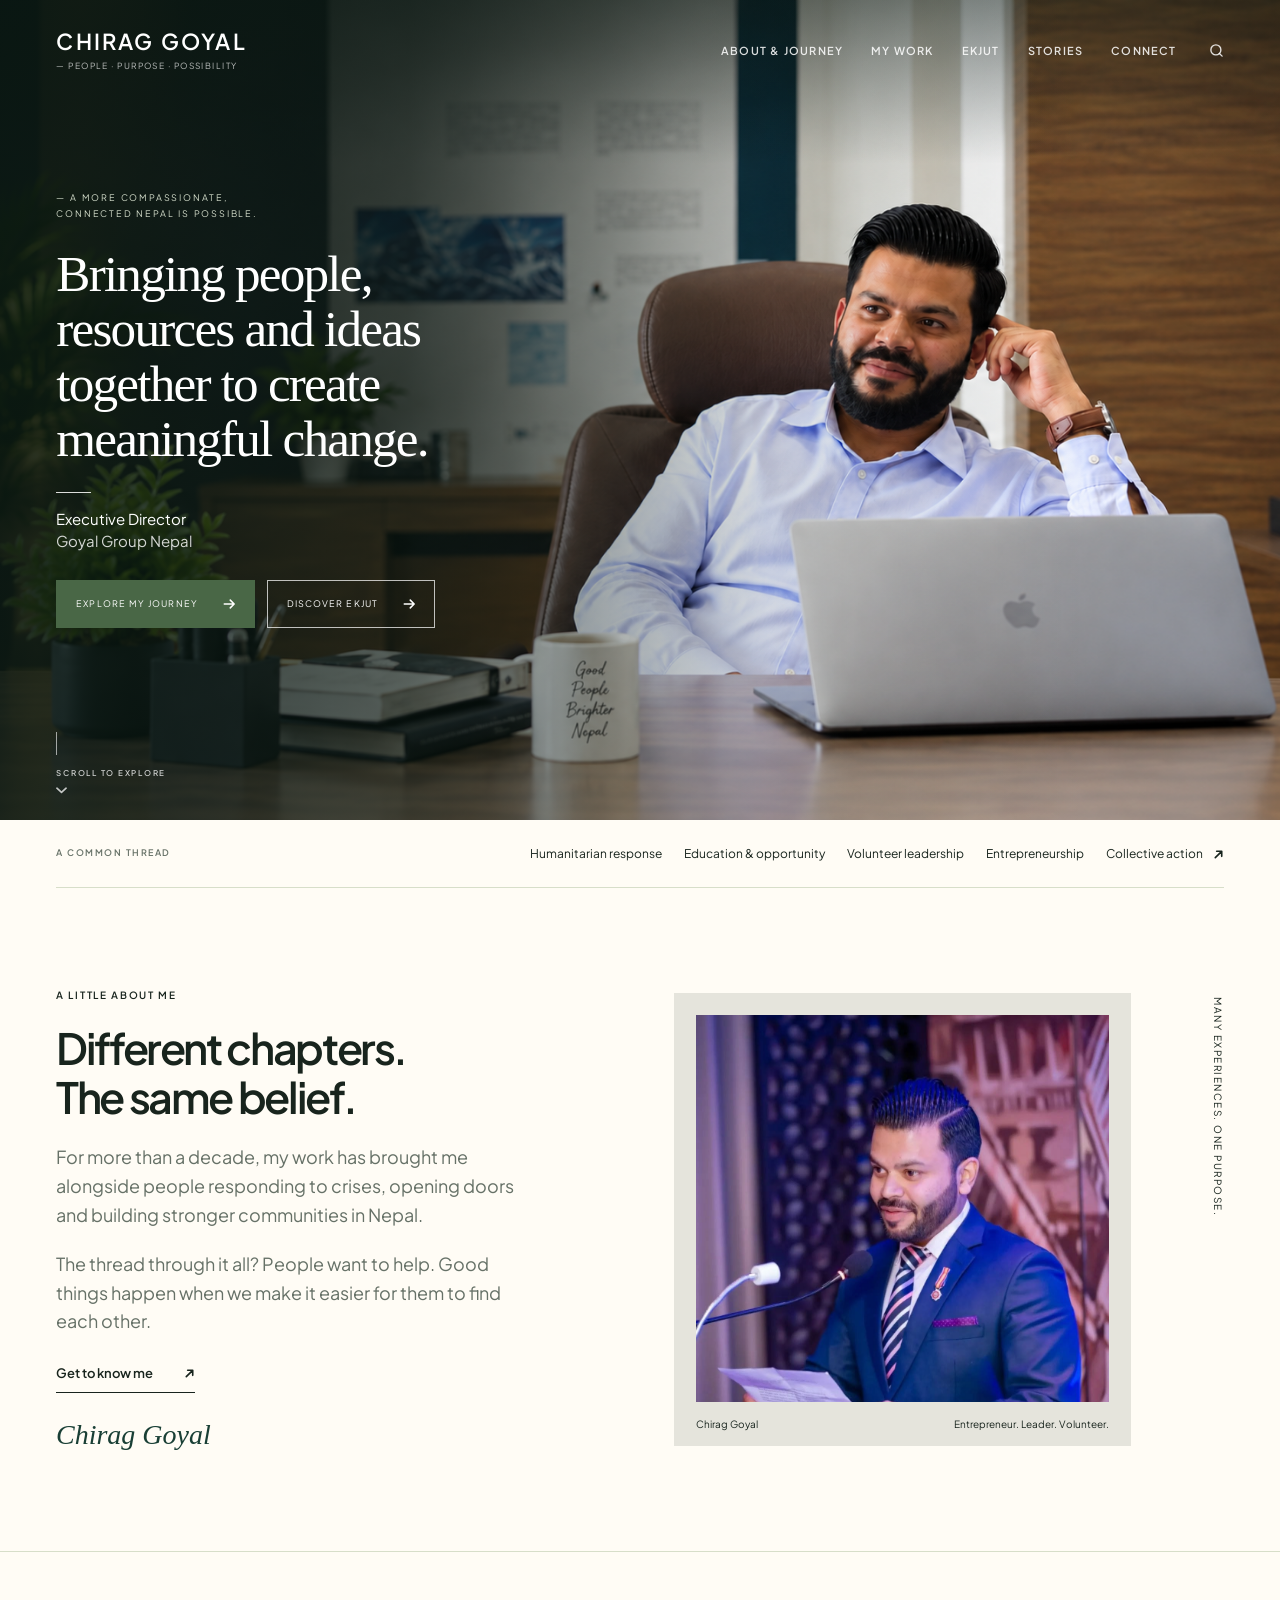
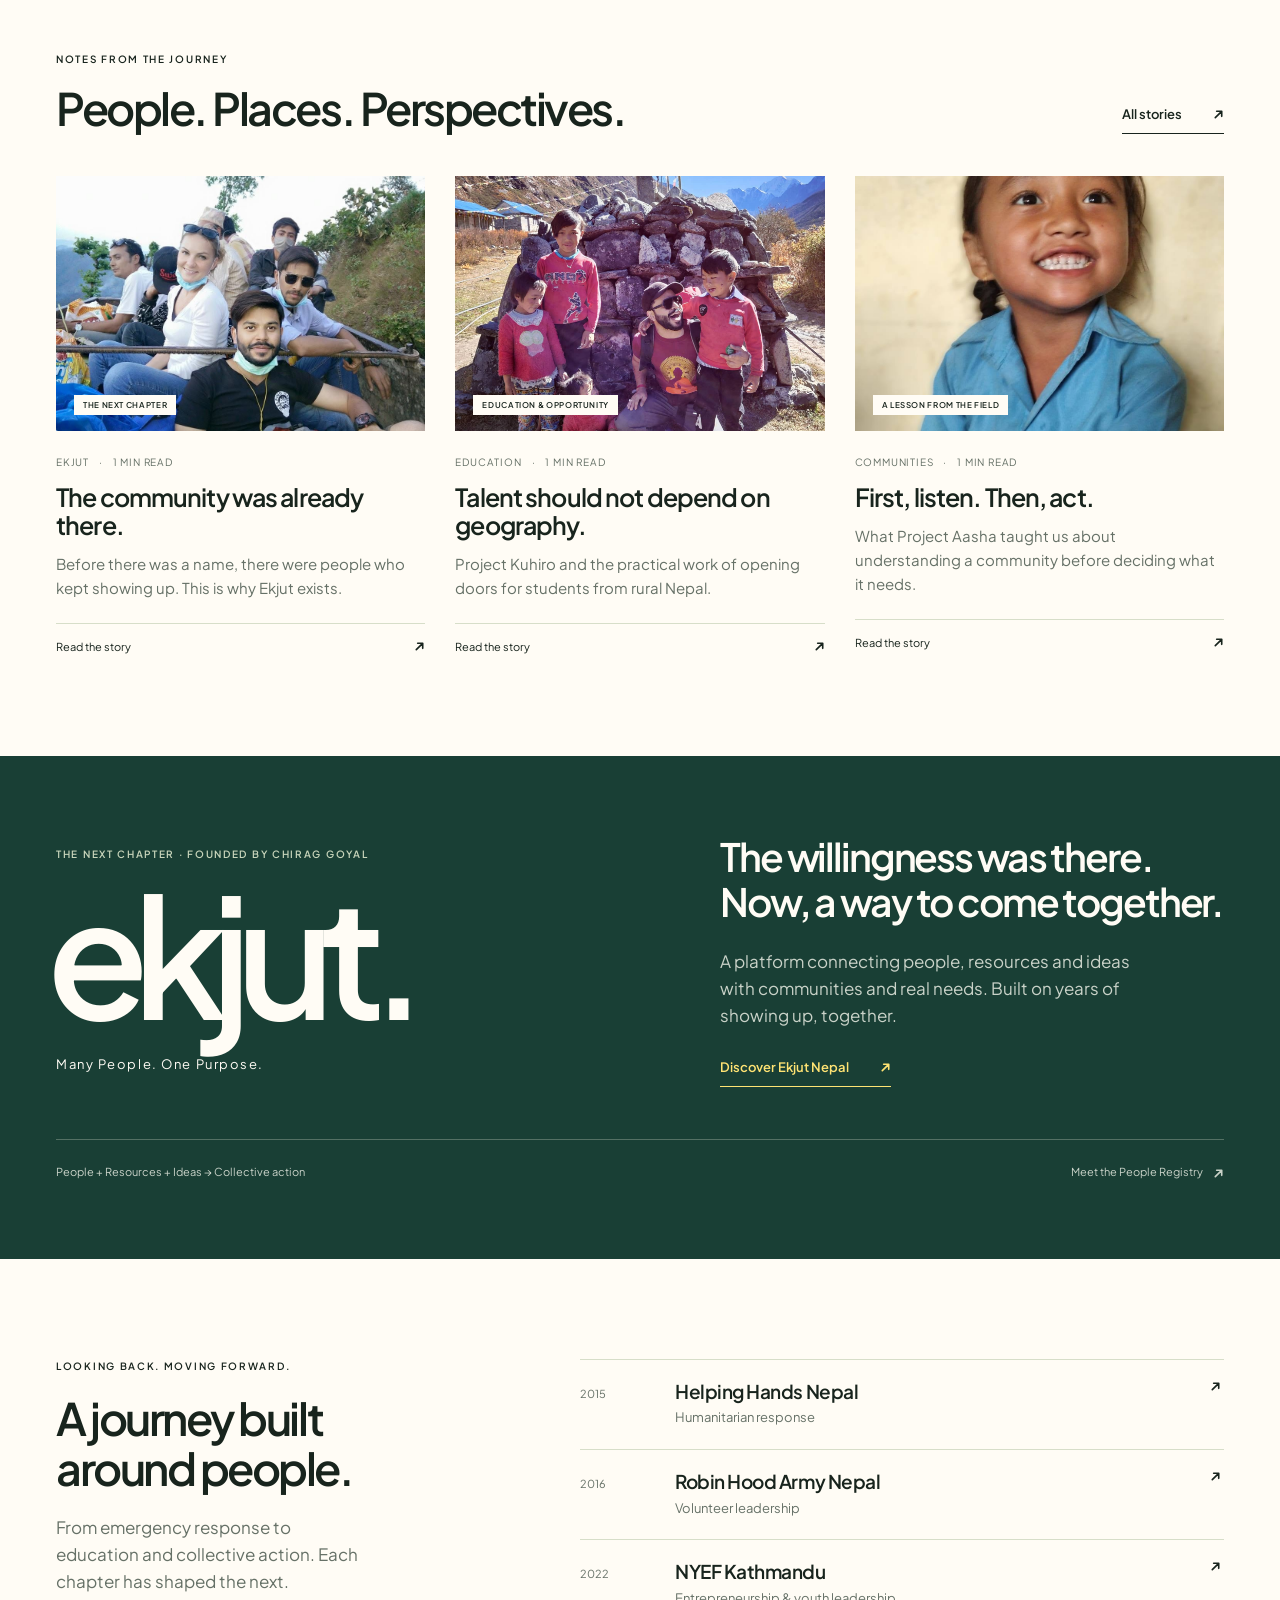
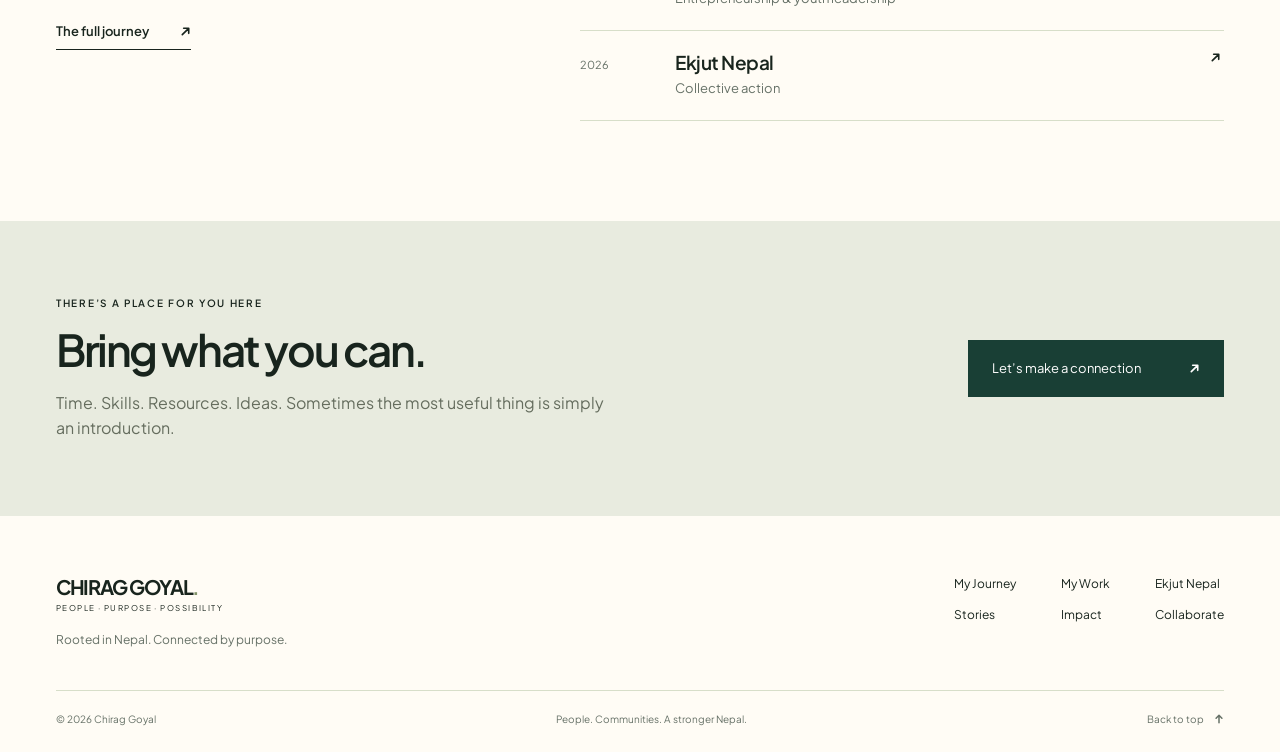
<file: index.html>
<!doctype html>
<html lang="en">
<head>
  <meta charset="utf-8">
  <meta name="viewport" content="width=device-width, initial-scale=1">
  <meta name="description" content="The work, ideas and journey of Chirag Goyal. Bringing people, resources and ideas together to create meaningful change in Nepal.">
  <meta name="theme-color" content="#193f35">
  <title>Chirag Goyal — People. Purpose. Possibility.</title>
  <link rel="icon" href="assets/favicon.svg" type="image/svg+xml">
  <link rel="stylesheet" href="style.css?v=20260914-remove-preview-notes">
  <script src="app.js?v=20260914-remove-preview-notes" defer></script>
</head>
<body>
  <a class="skip" href="#main">Skip to content</a>
  <div id="site">
    <main id="main">
      <!-- 1. RECREATED HERO SECTION -->
      <section class="hero-live" aria-label="Chirag Goyal hero">
        <img class="hero-live-image" src="assets/hero-bg.png" alt="Chirag Goyal in his office" fetchpriority="high">
        <div class="hero-live-shade" aria-hidden="true"></div>

        <!-- Floating Top Navigation -->
        <div class="hero-live-nav">
          <a class="hero-live-brand" href="index.html" aria-label="Chirag Goyal — Home">
            <span class="hero-brand-title">CHIRAG GOYAL</span>
            <span class="hero-brand-sub">— PEOPLE · PURPOSE · POSSIBILITY</span>
          </a>
          <nav aria-label="Hero navigation">
            <a href="index.html" aria-current="page">HOME</a>
            <a href="#about">ABOUT</a>
            <a href="journey.html">JOURNEY</a>
            <a href="work.html">MY WORK</a>
            <a href="ekjut.html">EKJUT</a>
            <a href="stories.html">PRESS</a>
            <a href="stories.html">STORIES</a>
            <a href="impact.html">IMPACT</a>
            <a href="collaborate.html">COLLABORATE</a>
            <a href="collaborate.html#contact">CONTACT</a>
            <a class="hero-search" href="stories.html" aria-label="Search stories">
              <svg width="15" height="15" viewBox="0 0 24 24" fill="none" stroke="currentColor" stroke-width="2.2" stroke-linecap="round" stroke-linejoin="round" aria-hidden="true">
                <circle cx="11" cy="11" r="8"></circle>
                <line x1="21" y1="21" x2="16.65" y2="16.65"></line>
              </svg>
            </a>
          </nav>
          <button class="hero-menu" type="button" aria-expanded="false" aria-label="Toggle navigation">Menu <span class="menu-icon" aria-hidden="true"><svg width="14" height="11" viewBox="0 0 16 12" fill="none" stroke="currentColor" stroke-width="2" stroke-linecap="round"><line x1="0" y1="1" x2="16" y2="1"/><line x1="0" y1="6" x2="16" y2="6"/><line x1="0" y1="11" x2="16" y2="11"/></svg></span></button>
        </div>

        <!-- Mobile Drawer Navigation -->
        <div class="hero-drawer" id="hero-drawer" aria-hidden="true">
          <button class="hero-drawer-close" type="button" aria-label="Close menu">Close <span aria-hidden="true"><svg width="11" height="11" viewBox="0 0 12 12" fill="none" stroke="currentColor" stroke-width="2" stroke-linecap="round"><line x1="1" y1="1" x2="11" y2="11"/><line x1="11" y1="1" x2="1" y2="11"/></svg></span></button>
          <div class="hero-drawer-links">
            <a href="index.html" aria-current="page">HOME</a>
            <a href="#about">ABOUT</a>
            <a href="journey.html">JOURNEY</a>
            <a href="work.html">MY WORK</a>
            <a href="ekjut.html">EKJUT</a>
            <a href="stories.html">PRESS</a>
            <a href="stories.html">STORIES</a>
            <a href="impact.html">IMPACT</a>
            <a href="collaborate.html">COLLABORATE</a>
            <a href="collaborate.html#contact">CONTACT</a>
          </div>
        </div>

        <!-- Left Hero Content -->
        <div class="hero-live-copy">
          <p class="hero-kicker">— A MORE COMPASSIONATE,<br>CONNECTED NEPAL IS POSSIBLE.</p>
          <h1>Bringing people,<br>resources and ideas<br>together to create<br>meaningful change.</h1>
          <div class="hero-rule" aria-hidden="true"></div>
          <p class="hero-role">Executive Director<br><span>Goyal Group Nepal</span></p>
          <div class="hero-actions">
            <a class="hero-btn hero-btn-primary" href="journey.html">EXPLORE MY JOURNEY <span class="arrow arrow-right" aria-hidden="true"><svg width="12" height="12" viewBox="0 0 14 14" fill="none" stroke="currentColor" stroke-width="1.8" stroke-linecap="round" stroke-linejoin="round"><path d="M1.5 7h11M8.5 2.5l4.5 4.5-4.5 4.5"/></svg></span></a>
            <a class="hero-btn hero-btn-secondary" href="ekjut.html">DISCOVER EKJUT <span class="arrow arrow-right" aria-hidden="true"><svg width="12" height="12" viewBox="0 0 14 14" fill="none" stroke="currentColor" stroke-width="1.8" stroke-linecap="round" stroke-linejoin="round"><path d="M1.5 7h11M8.5 2.5l4.5 4.5-4.5 4.5"/></svg></span></a>
          </div>
        </div>

        <!-- Right-Side Decorative Accent -->
        <aside class="hero-live-aside" aria-hidden="true">
          <span>People<br>Communities<br>Opportunities<br>A Stronger Nepal</span>
          <div class="aside-rule"></div>
        </aside>

        <!-- Scroll Indicator -->
        <a class="hero-scroll" href="#about" aria-label="Scroll to explore">
          <span class="scroll-line" aria-hidden="true"></span>
          <span>SCROLL TO EXPLORE</span>
          <span class="scroll-chevron" aria-hidden="true"><svg width="11" height="7" viewBox="0 0 12 7" fill="none" stroke="currentColor" stroke-width="1.8" stroke-linecap="round" stroke-linejoin="round"><path d="M1 1l5 4.5L11 1"/></svg></span>
        </a>
      </section>

      <!-- Topic Strip -->
      <div class="wrap topic-strip" id="about">
        <span class="eyebrow">A common thread</span>
        <a href="stories.html?category=Humanitarian%20response">Humanitarian response</a>
        <a href="stories.html?category=Education">Education &amp; opportunity</a>
        <a href="stories.html?category=Volunteers">Volunteer leadership</a>
        <a href="stories.html?category=Entrepreneurship">Entrepreneurship</a>
        <a href="ekjut.html">Collective action <span class="arrow" aria-hidden="true"><svg width="11" height="11" viewBox="0 0 12 12" fill="none" stroke="currentColor" stroke-width="1.8" stroke-linecap="round" stroke-linejoin="round"><path d="M2.5 9.5L9.5 2.5M9.5 2.5H4M9.5 2.5V8"/></svg></span></a>
      </div>

      <!-- About Section -->
      <section class="section">
        <div class="wrap intro">
          <div class="intro-copy">
            <div class="eyebrow">A little about me</div>
            <h2>Different chapters.<br>The same belief.</h2>
            <p>For more than a decade, my work has brought me alongside people responding to crises, opening doors and building stronger communities in Nepal.</p>
            <p>The thread through it all? People want to help. Good things happen when we make it easier for them to find each other.</p>
            <a class="text-link" href="journey.html">Get to know me <span class="arrow" aria-hidden="true"><svg width="11" height="11" viewBox="0 0 12 12" fill="none" stroke="currentColor" stroke-width="1.8" stroke-linecap="round" stroke-linejoin="round"><path d="M2.5 9.5L9.5 2.5M9.5 2.5H4M9.5 2.5V8"/></svg></span></a>
            <div class="signature">Chirag Goyal</div>
          </div>
          <div class="portrait-layout">
            <div class="portrait-frame">
              <img src="assets/chirag-goyal.jpg" alt="Chirag Goyal" loading="lazy" width="420" height="387">
              <div class="portrait-caption">
                <span>Chirag Goyal</span>
                <span>Entrepreneur. Leader. Volunteer.</span>
              </div>
            </div>
            <span class="portrait-aside">MANY EXPERIENCES. ONE PURPOSE.</span>
          </div>
        </div>
      </section>

      <!-- Stories Section -->
      <section class="section stories-section">
        <div class="wrap">
          <div class="section-head">
            <div>
              <div class="eyebrow">Notes from the journey</div>
              <h2>People. Places. Perspectives.</h2>
            </div>
            <a class="text-link" href="stories.html">All stories <span class="arrow" aria-hidden="true"><svg width="11" height="11" viewBox="0 0 12 12" fill="none" stroke="currentColor" stroke-width="1.8" stroke-linecap="round" stroke-linejoin="round"><path d="M2.5 9.5L9.5 2.5M9.5 2.5H4M9.5 2.5V8"/></svg></span></a>
          </div>
          <div class="story-grid">
            <article class="story-card">
              <a href="story.html?id=community-was-already-there" tabindex="-1" aria-hidden="true">
                <div class="story-art ekjut-art" aria-hidden="true">
                  <strong>ekjut.</strong>
                  <small class="art-label">The next chapter</small>
                </div>
              </a>
              <div class="story-meta"><span>Ekjut</span><span>·</span><span>1 min read</span></div>
              <h3><a href="story.html?id=community-was-already-there">The community was already there.</a></h3>
              <p>Before there was a name, there were people who kept showing up. This is why Ekjut exists.</p>
              <a class="read-story" href="story.html?id=community-was-already-there" aria-label="Read The community was already there.">Read the story <span class="arrow" aria-hidden="true"><svg width="11" height="11" viewBox="0 0 12 12" fill="none" stroke="currentColor" stroke-width="1.8" stroke-linecap="round" stroke-linejoin="round"><path d="M2.5 9.5L9.5 2.5M9.5 2.5H4M9.5 2.5V8"/></svg></span></a>
            </article>
            <article class="story-card">
              <a href="story.html?id=talent-and-geography" tabindex="-1" aria-hidden="true">
                <div class="story-art photo-art" aria-hidden="true">
                  <img src="assets/123025536_10158779060204621_6686752857166138746_n.jpg" alt="Education &amp; opportunity" loading="lazy">
                  <small class="art-label">Education &amp; opportunity</small>
                </div>
              </a>
              <div class="story-meta"><span>Education</span><span>·</span><span>1 min read</span></div>
              <h3><a href="story.html?id=talent-and-geography">Talent should not depend on geography.</a></h3>
              <p>Project Kuhiro and the practical work of opening doors for students from rural Nepal.</p>
              <a class="read-story" href="story.html?id=talent-and-geography" aria-label="Read Talent should not depend on geography.">Read the story <span class="arrow" aria-hidden="true"><svg width="11" height="11" viewBox="0 0 12 12" fill="none" stroke="currentColor" stroke-width="1.8" stroke-linecap="round" stroke-linejoin="round"><path d="M2.5 9.5L9.5 2.5M9.5 2.5H4M9.5 2.5V8"/></svg></span></a>
            </article>
            <article class="story-card">
              <a href="story.html?id=listening-before-acting" tabindex="-1" aria-hidden="true">
                <div class="story-art type-art" aria-hidden="true">
                  <span>Listen.<br>Understand.<br>Act.</span>
                  <small class="art-label">A lesson from the field</small>
                </div>
              </a>
              <div class="story-meta"><span>Communities</span><span>·</span><span>1 min read</span></div>
              <h3><a href="story.html?id=listening-before-acting">First, listen. Then, act.</a></h3>
              <p>What Project Aasha taught us about understanding a community before deciding what it needs.</p>
              <a class="read-story" href="story.html?id=listening-before-acting" aria-label="Read First, listen. Then, act.">Read the story <span class="arrow" aria-hidden="true"><svg width="11" height="11" viewBox="0 0 12 12" fill="none" stroke="currentColor" stroke-width="1.8" stroke-linecap="round" stroke-linejoin="round"><path d="M2.5 9.5L9.5 2.5M9.5 2.5H4M9.5 2.5V8"/></svg></span></a>
            </article>
          </div>
        </div>
      </section>

      <!-- Ekjut Feature -->
      <section class="ekjut-feature">
        <div class="wrap">
          <div class="ekjut-layout">
            <div>
              <div class="eyebrow">The next chapter · Founded by Chirag Goyal</div>
              <div class="ekjut-word">ekjut.</div>
              <div class="ekjut-tagline">Many People. One Purpose.</div>
            </div>
            <div>
              <h2>The willingness was there.<br>Now, a way to come together.</h2>
              <p>A platform connecting people, resources and ideas with communities and real needs. Built on years of showing up, together.</p>
              <a class="text-link" href="ekjut.html">Discover Ekjut Nepal <span class="arrow" aria-hidden="true"><svg width="11" height="11" viewBox="0 0 12 12" fill="none" stroke="currentColor" stroke-width="1.8" stroke-linecap="round" stroke-linejoin="round"><path d="M2.5 9.5L9.5 2.5M9.5 2.5H4M9.5 2.5V8"/></svg></span></a>
            </div>
          </div>
          <div class="ekjut-bottom">
            <span>People + Resources + Ideas → Collective action</span>
            <a href="ekjut.html#registry">Meet the People Registry <span class="arrow" aria-hidden="true"><svg width="11" height="11" viewBox="0 0 12 12" fill="none" stroke="currentColor" stroke-width="1.8" stroke-linecap="round" stroke-linejoin="round"><path d="M2.5 9.5L9.5 2.5M9.5 2.5H4M9.5 2.5V8"/></svg></span></a>
          </div>
        </div>
      </section>

      <!-- Journey Preview -->
      <section class="section">
        <div class="wrap journey-preview">
          <div>
            <div class="eyebrow">Looking back. Moving forward.</div>
            <h2>A journey built around people.</h2>
            <p>From emergency response to education and collective action. Each chapter has shaped the next.</p>
            <a class="text-link" href="journey.html">The full journey <span class="arrow" aria-hidden="true"><svg width="11" height="11" viewBox="0 0 12 12" fill="none" stroke="currentColor" stroke-width="1.8" stroke-linecap="round" stroke-linejoin="round"><path d="M2.5 9.5L9.5 2.5M9.5 2.5H4M9.5 2.5V8"/></svg></span></a>
          </div>
          <div>
            <a class="mini-milestone" href="journey.html#helping-hands">
              <span class="year">2015</span>
              <div>
                <h3>Helping Hands Nepal</h3>
                <p>Humanitarian response</p>
              </div>
              <span class="arrow" aria-hidden="true"><svg width="11" height="11" viewBox="0 0 12 12" fill="none" stroke="currentColor" stroke-width="1.8" stroke-linecap="round" stroke-linejoin="round"><path d="M2.5 9.5L9.5 2.5M9.5 2.5H4M9.5 2.5V8"/></svg></span>
            </a>
            <a class="mini-milestone" href="journey.html#robin-hood-army">
              <span class="year">2016</span>
              <div>
                <h3>Robin Hood Army Nepal</h3>
                <p>Volunteer leadership</p>
              </div>
              <span class="arrow" aria-hidden="true"><svg width="11" height="11" viewBox="0 0 12 12" fill="none" stroke="currentColor" stroke-width="1.8" stroke-linecap="round" stroke-linejoin="round"><path d="M2.5 9.5L9.5 2.5M9.5 2.5H4M9.5 2.5V8"/></svg></span>
            </a>
            <a class="mini-milestone" href="journey.html#nyef">
              <span class="year">2022</span>
              <div>
                <h3>NYEF Kathmandu</h3>
                <p>Entrepreneurship &amp; youth leadership</p>
              </div>
              <span class="arrow" aria-hidden="true"><svg width="11" height="11" viewBox="0 0 12 12" fill="none" stroke="currentColor" stroke-width="1.8" stroke-linecap="round" stroke-linejoin="round"><path d="M2.5 9.5L9.5 2.5M9.5 2.5H4M9.5 2.5V8"/></svg></span>
            </a>
            <a class="mini-milestone" href="journey.html#ekjut">
              <span class="year">2026</span>
              <div>
                <h3>Ekjut Nepal</h3>
                <p>Collective action</p>
              </div>
              <span class="arrow" aria-hidden="true"><svg width="11" height="11" viewBox="0 0 12 12" fill="none" stroke="currentColor" stroke-width="1.8" stroke-linecap="round" stroke-linejoin="round"><path d="M2.5 9.5L9.5 2.5M9.5 2.5H4M9.5 2.5V8"/></svg></span>
            </a>
          </div>
        </div>
      </section>

      <!-- Invitation Section -->
      <section class="invitation">
        <div class="wrap invite-inner">
          <div>
            <div class="eyebrow">There’s a place for you here</div>
            <h2>Bring what you can.</h2>
            <p>Time. Skills. Resources. Ideas. Sometimes the most useful thing is simply an introduction.</p>
          </div>
          <a class="button" href="collaborate.html">Let’s make a connection <span class="arrow" aria-hidden="true"><svg width="11" height="11" viewBox="0 0 12 12" fill="none" stroke="currentColor" stroke-width="1.8" stroke-linecap="round" stroke-linejoin="round"><path d="M2.5 9.5L9.5 2.5M9.5 2.5H4M9.5 2.5V8"/></svg></span></a>
        </div>
      </section>
    </main>

    <!-- Site Footer -->
    <footer>
      <div class="wrap">
        <div class="footer-top">
          <div>
            <a class="brand" href="index.html" aria-label="Chirag Goyal — Home">
              <strong>CHIRAG GOYAL<span style="color:#819369">.</span></strong>
              <small>People · Purpose · Possibility</small>
            </a>
            <p class="footer-note">Rooted in Nepal. Connected by purpose.</p>
          </div>
          <nav class="footer-links" aria-label="Footer navigation">
            <a href="journey.html">My Journey</a>
            <a href="work.html">My Work</a>
            <a href="ekjut.html">Ekjut Nepal</a>
            <a href="stories.html">Stories</a>
            <a href="impact.html">Impact</a>
            <a href="collaborate.html">Collaborate</a>
          </nav>
        </div>
        <div class="footer-bottom">
          <span>© 2026 Chirag Goyal</span>
          <span>People. Communities. A stronger Nepal.</span>
          <a href="#main" class="back-to-top">Back to top <span class="arrow arrow-up" aria-hidden="true"><svg width="10" height="10" viewBox="0 0 12 12" fill="none" stroke="currentColor" stroke-width="1.8" stroke-linecap="round" stroke-linejoin="round"><path d="M6 10.5v-9M2.5 5L6 1.5 9.5 5"/></svg></span></a>
        </div>
      </div>
    </footer>
  </div>
  <noscript>Please enable JavaScript for enhanced features.</noscript>
</body>
</html>
</file>
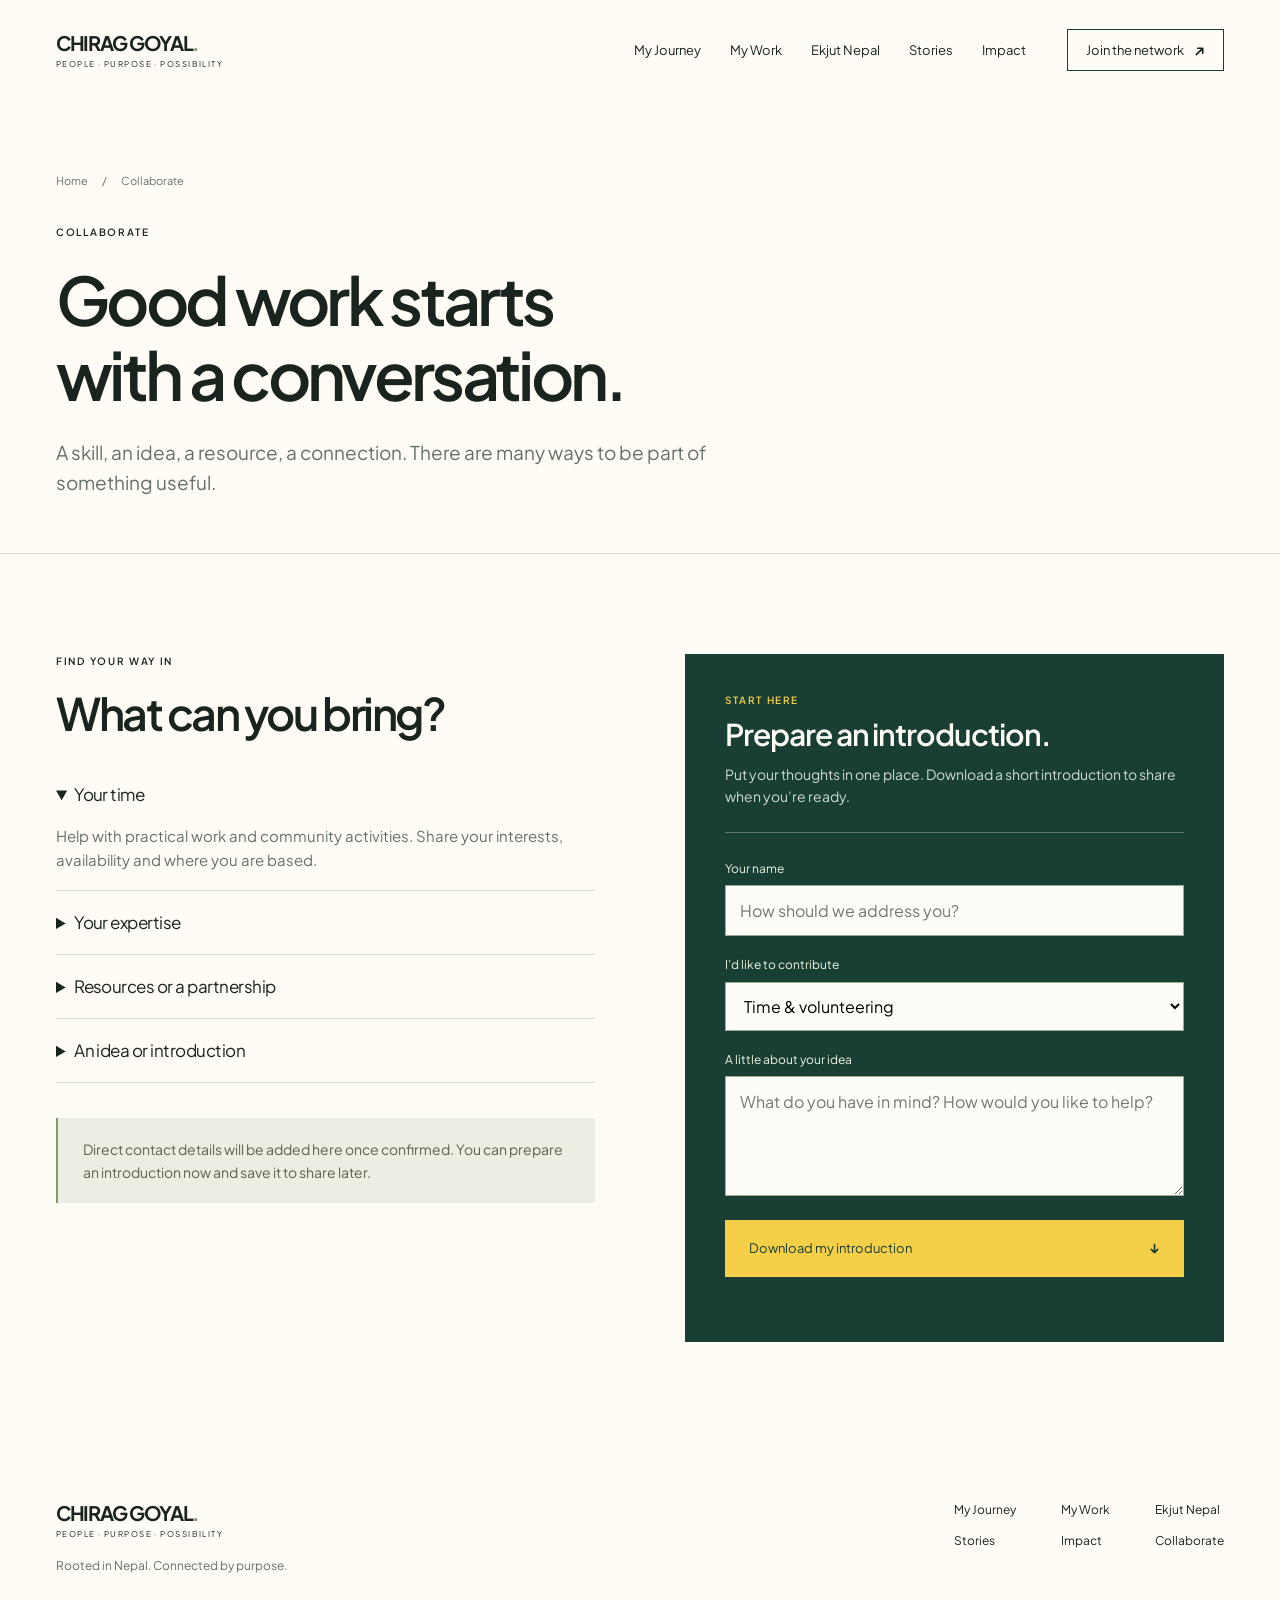
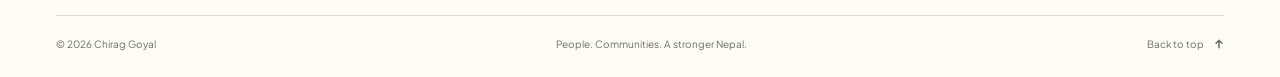
<file: collaborate.html>
<!doctype html>
<html lang="en">
<head>
  <meta charset="utf-8">
  <meta name="viewport" content="width=device-width,initial-scale=1">
  <meta name="description" content="Explore the people, work and ideas behind Chirag Goyal’s journey and Ekjut Nepal.">
  <meta name="theme-color" content="#193f35">
  <title>Collaborate — Chirag Goyal</title>
  <link rel="icon" href="assets/favicon.svg" type="image/svg+xml">
  <link rel="stylesheet" href="style.css?v=20260914-remove-preview-notes">
  <script src="app.js?v=20260914-remove-preview-notes" defer></script>
</head>
<body>
  <a class="skip" href="#main">Skip to content</a>
  <div id="site">
    <header class="site-header">
      <div class="wrap header-inner">
        <a class="brand" href="index.html" aria-label="Chirag Goyal — Home">
          <strong>CHIRAG GOYAL<span style="color:#819369">.</span></strong>
          <small>People · Purpose · Possibility</small>
        </a>
        <button class="menu-toggle" aria-expanded="false" aria-controls="navigation">Menu <span class="menu-icon" aria-hidden="true"><svg width="14" height="11" viewBox="0 0 16 12" fill="none" stroke="currentColor" stroke-width="2" stroke-linecap="round"><line x1="0" y1="1" x2="16" y2="1"/><line x1="0" y1="6" x2="16" y2="6"/><line x1="0" y1="11" x2="16" y2="11"/></svg></span></button>
        <nav id="navigation" class="desktop-nav" aria-label="Main navigation">
          <a href="journey.html">My Journey</a>
          <a href="work.html">My Work</a>
          <a href="ekjut.html">Ekjut Nepal</a>
          <a href="stories.html">Stories</a>
          <a href="impact.html">Impact</a>
          <a class="nav-cta" href="collaborate.html" aria-current="page">Let’s connect <span class="arrow" aria-hidden="true"><svg width="11" height="11" viewBox="0 0 12 12" fill="none" stroke="currentColor" stroke-width="1.8" stroke-linecap="round" stroke-linejoin="round"><path d="M2.5 9.5L9.5 2.5M9.5 2.5H4M9.5 2.5V8"/></svg></span></a>
        </nav>
      </div>
    </header>
    <main id="main">
      <section class="page-heading">
        <div class="wrap">
          <div class="breadcrumb"><a href="index.html">Home</a><span>/</span><span>Collaborate</span></div>
          <div class="eyebrow">Collaborate</div>
          <h1>Good work starts<br>with a conversation.</h1>
          <p>A skill, an idea, a resource, a connection. There are many ways to be part of something useful.</p>
        </div>
      </section>
      <section class="section">
        <div class="wrap collab-layout">
          <div>
            <div class="eyebrow">Find your way in</div>
            <h2 style="margin-top:20px">What can you bring?</h2>
            <div class="collab-options">
              <details open>
                <summary>Your time</summary>
                <p>Help with practical work and community activities. Share your interests, availability and where you are based.</p>
              </details>
              <details>
                <summary>Your expertise</summary>
                <p>Bring professional skills, experience or advice to a need you understand.</p>
              </details>
              <details>
                <summary>Resources or a partnership</summary>
                <p>Connect a business, institution, material resource or service with an opportunity to help.</p>
              </details>
              <details>
                <summary>An idea or introduction</summary>
                <p>Share a community need, a useful connection or an idea you would like to explore.</p>
              </details>
            </div>
            <p class="notice" id="contact">Direct contact details will be added here once confirmed. You can prepare an introduction now and save it to share later.</p>
          </div>
          <form class="brief-form">
            <h3>Prepare an introduction.</h3>
            <p>Put your thoughts in one place. Download a short introduction to share when you’re ready. Nothing is sent or stored by this site.</p>
            <div class="field">
              <label for="name">Your name</label>
              <input id="name" name="name" autocomplete="name" maxlength="100" required placeholder="How should we address you?">
            </div>
            <div class="field">
              <label for="interest">I’d like to contribute</label>
              <select id="interest" name="interest">
                <option>Time &amp; volunteering</option>
                <option>Skills &amp; expertise</option>
                <option>Resources &amp; partnerships</option>
                <option>An idea or introduction</option>
              </select>
            </div>
            <div class="field">
              <label for="message">A little about your idea</label>
              <textarea id="message" name="message" required maxlength="3000" placeholder="What do you have in mind? How would you like to help?"></textarea>
            </div>
            <button class="button" type="submit">Download my introduction <span class="arrow arrow-down" aria-hidden="true"><svg width="11" height="11" viewBox="0 0 12 12" fill="none" stroke="currentColor" stroke-width="1.8" stroke-linecap="round" stroke-linejoin="round"><path d="M6 1.5v9M2.5 7L6 10.5 9.5 7"/></svg></span></button>
            <p class="form-status" role="status" aria-live="polite"></p>
          </form>
        </div>
      </section>
    </main>
    <footer>
      <div class="wrap">
        <div class="footer-top">
          <div>
            <a class="brand" href="index.html" aria-label="Chirag Goyal — Home">
              <strong>CHIRAG GOYAL<span style="color:#819369">.</span></strong>
              <small>People · Purpose · Possibility</small>
            </a>
            <p class="footer-note">Rooted in Nepal. Connected by purpose.</p>
          </div>
          <nav class="footer-links" aria-label="Footer navigation">
            <a href="journey.html">My Journey</a>
            <a href="work.html">My Work</a>
            <a href="ekjut.html">Ekjut Nepal</a>
            <a href="stories.html">Stories</a>
            <a href="impact.html">Impact</a>
            <a href="collaborate.html">Collaborate</a>
          </nav>
        </div>
        <div class="footer-bottom">
          <span>© 2026 Chirag Goyal</span>
          <span>People. Communities. A stronger Nepal.</span>
          <a href="#main" class="back-to-top">Back to top <span class="arrow arrow-up" aria-hidden="true"><svg width="10" height="10" viewBox="0 0 12 12" fill="none" stroke="currentColor" stroke-width="1.8" stroke-linecap="round" stroke-linejoin="round"><path d="M6 10.5v-9M2.5 5L6 1.5 9.5 5"/></svg></span></a>
        </div>
      </div>
    </footer>
  </div>
  <noscript>Please enable JavaScript for enhanced features.</noscript>
</body>
</html>
</file>
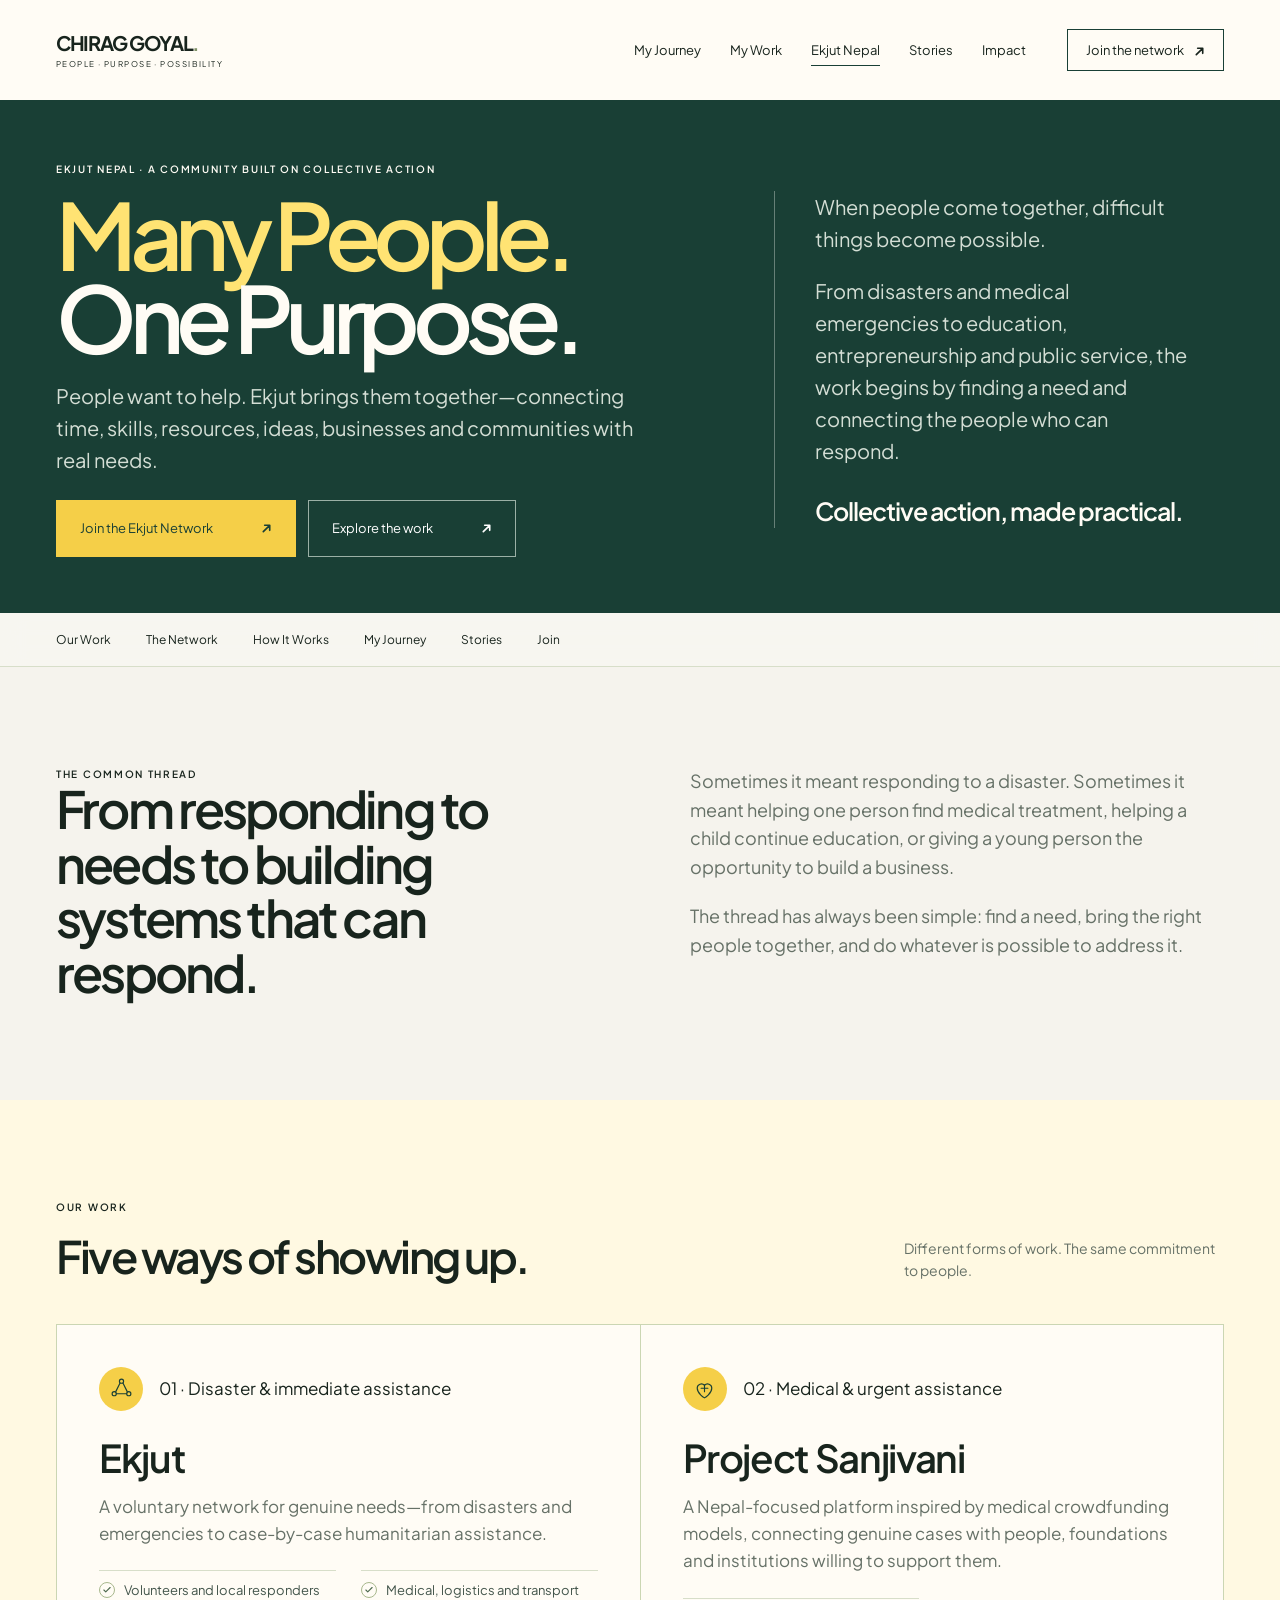
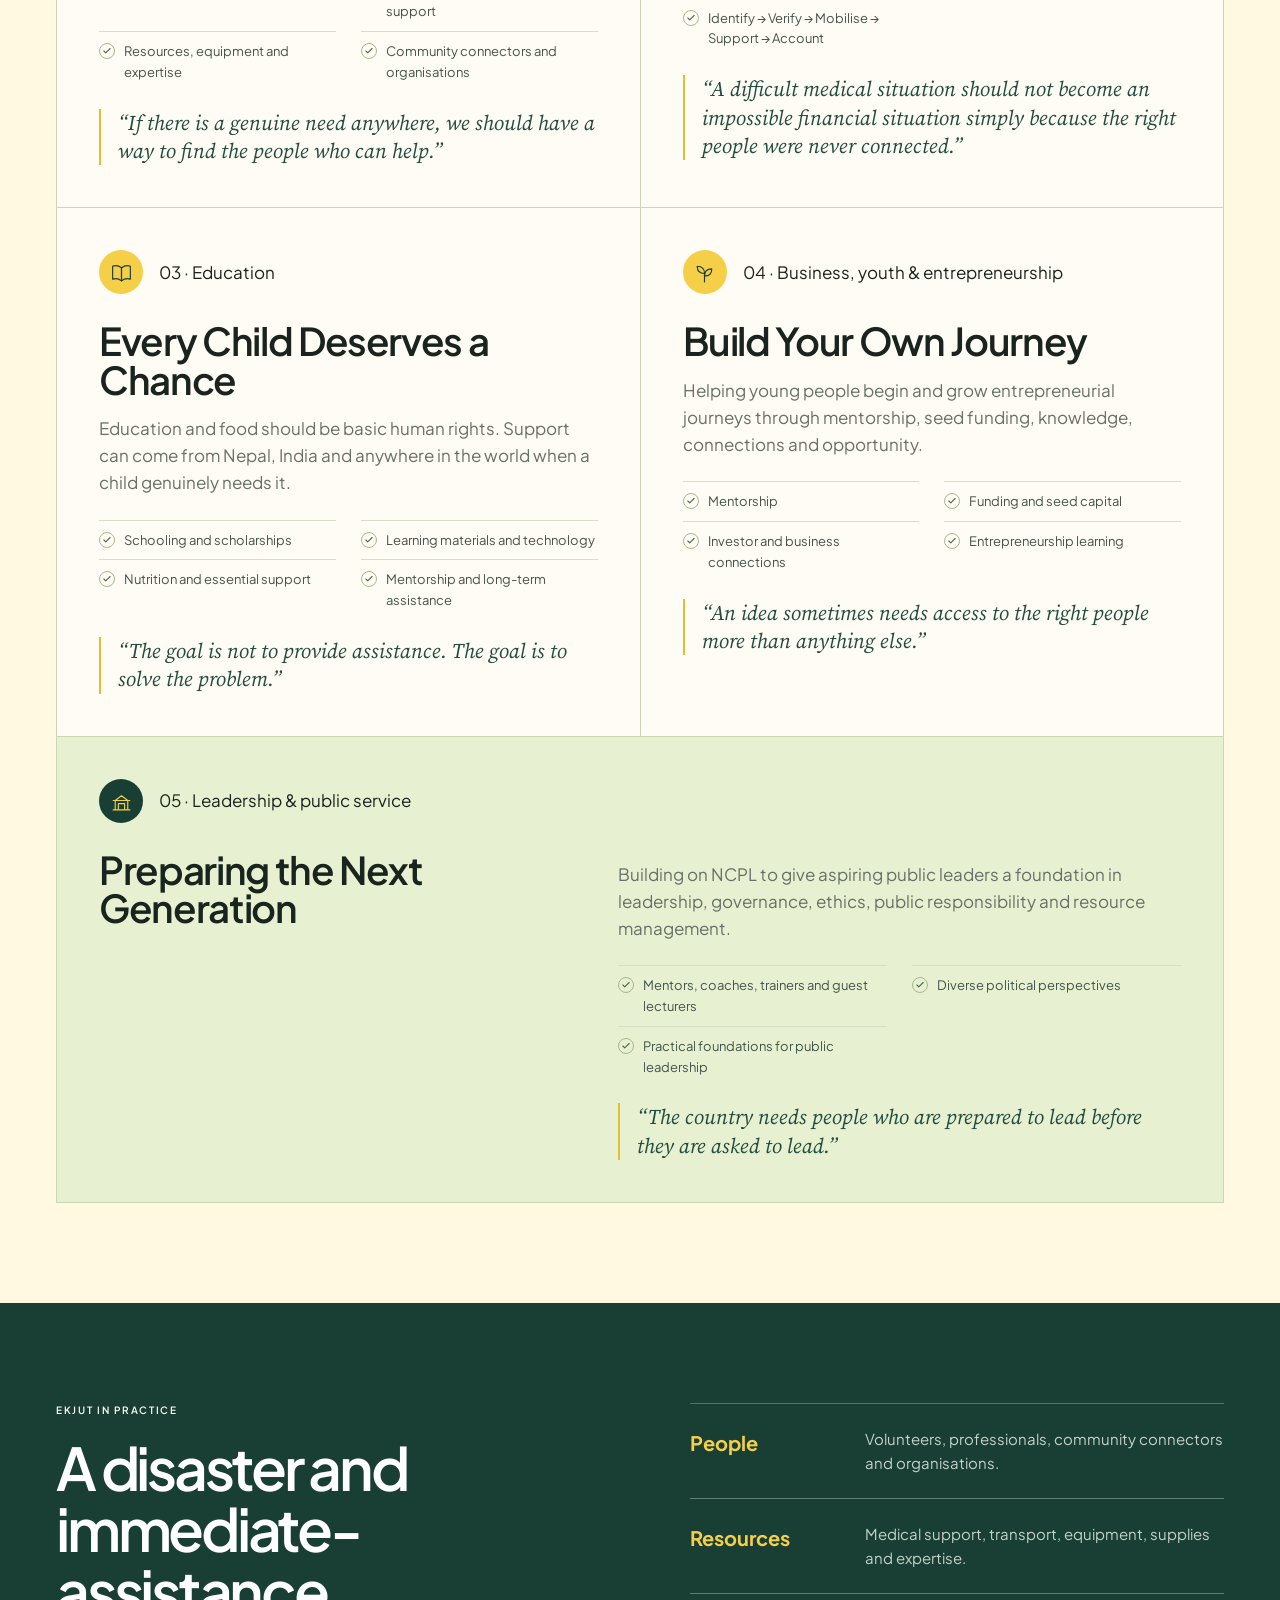
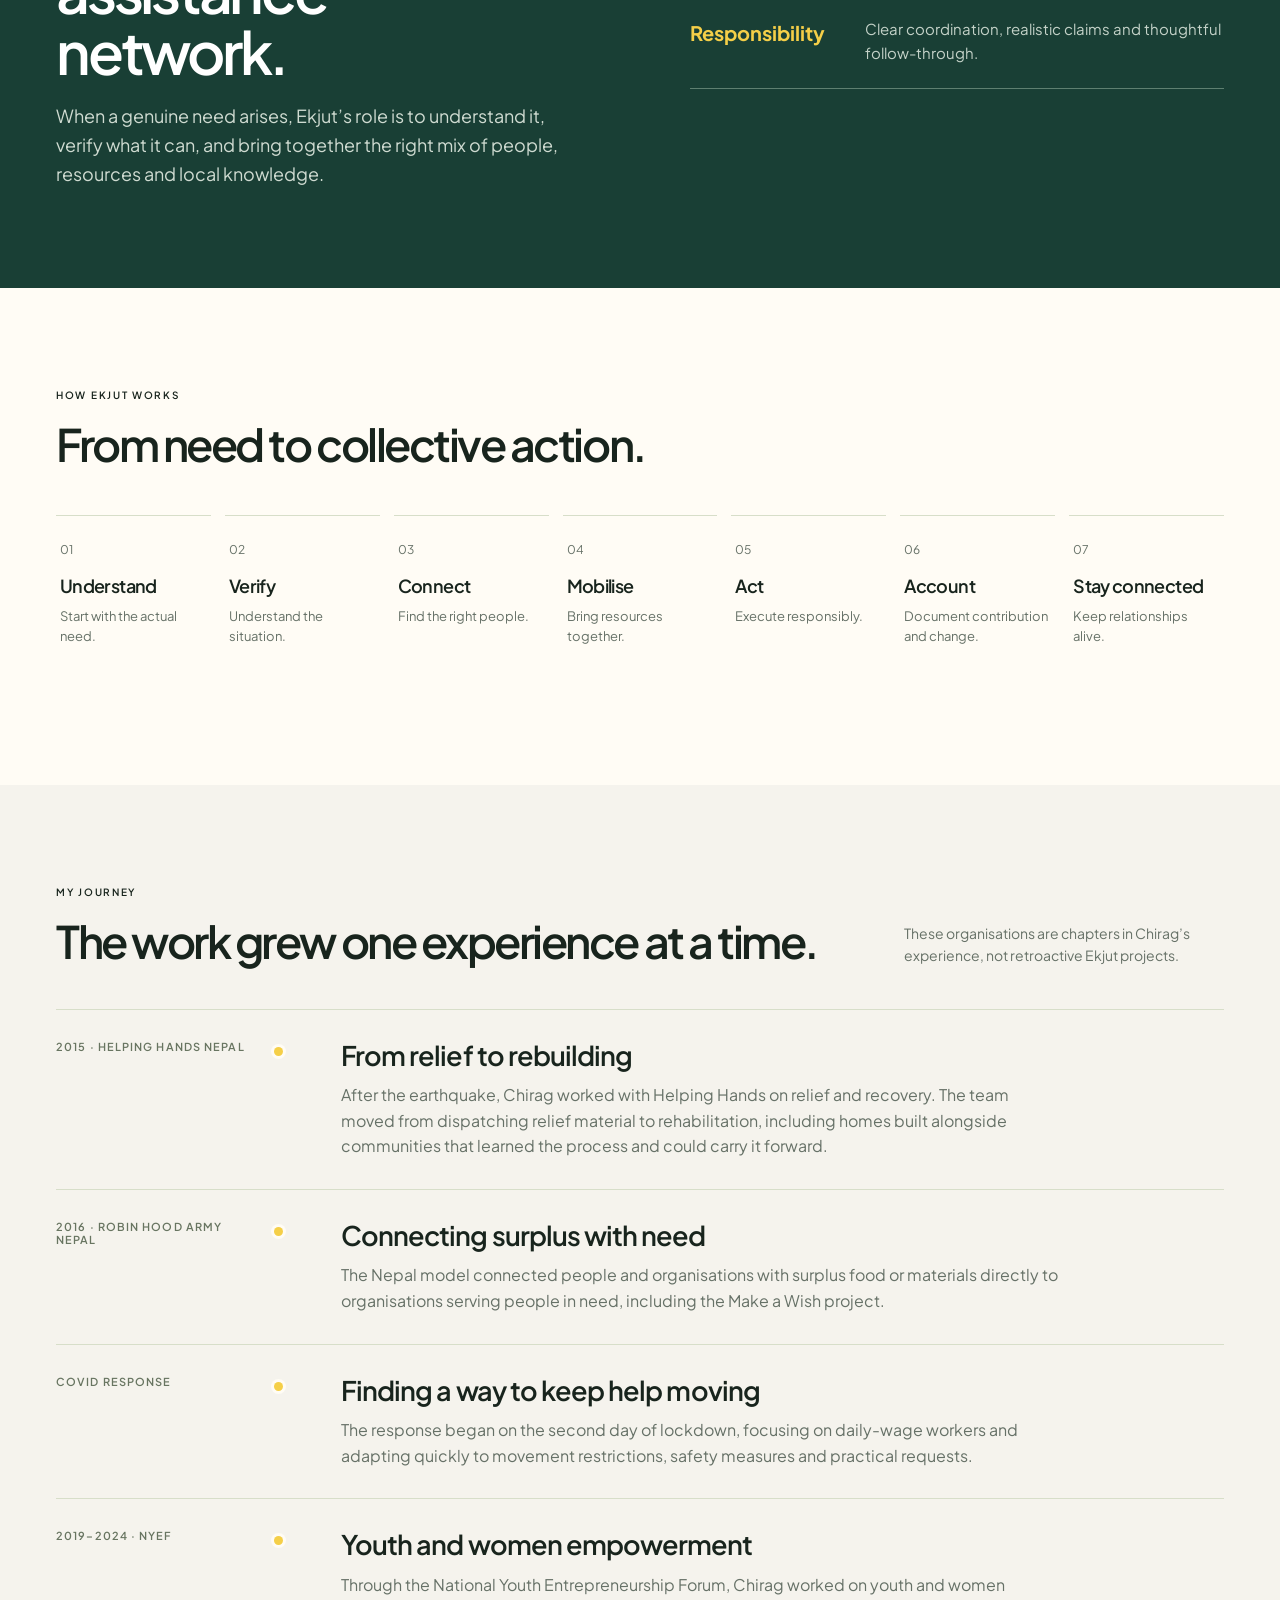
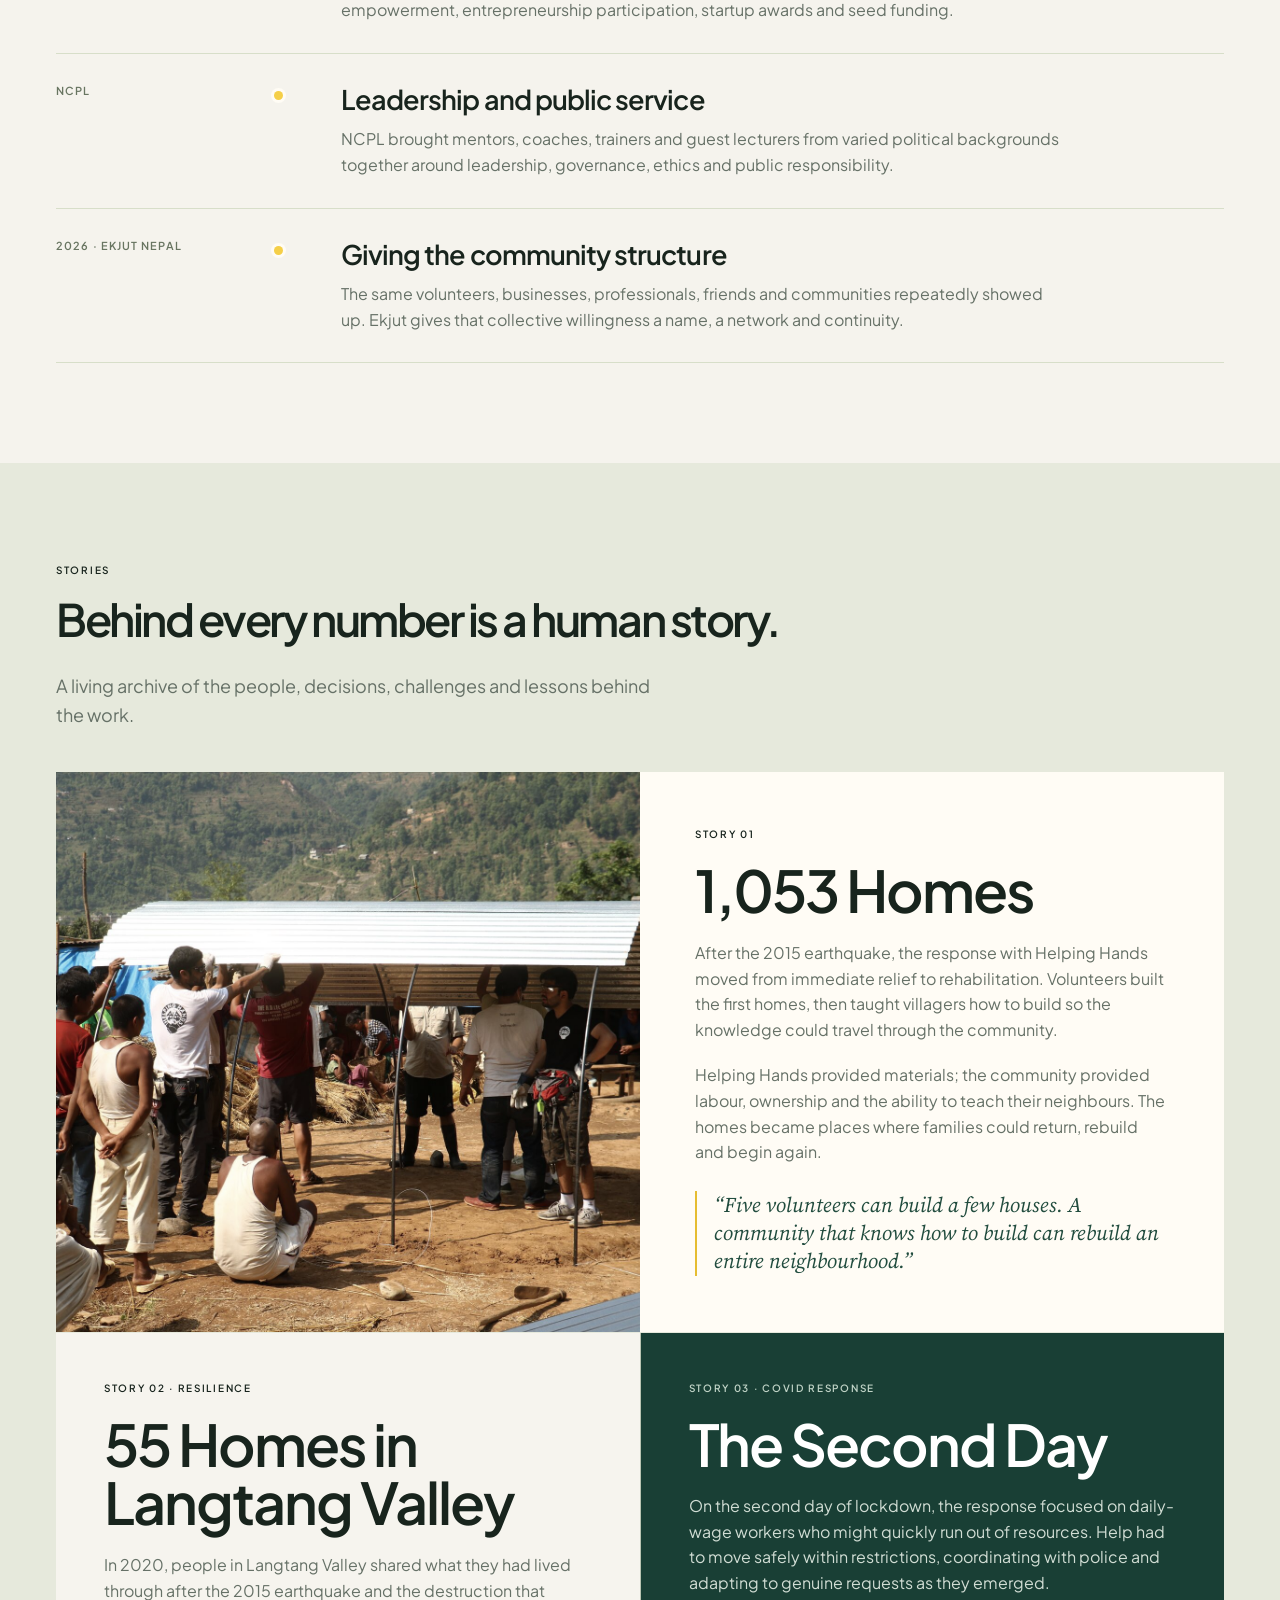
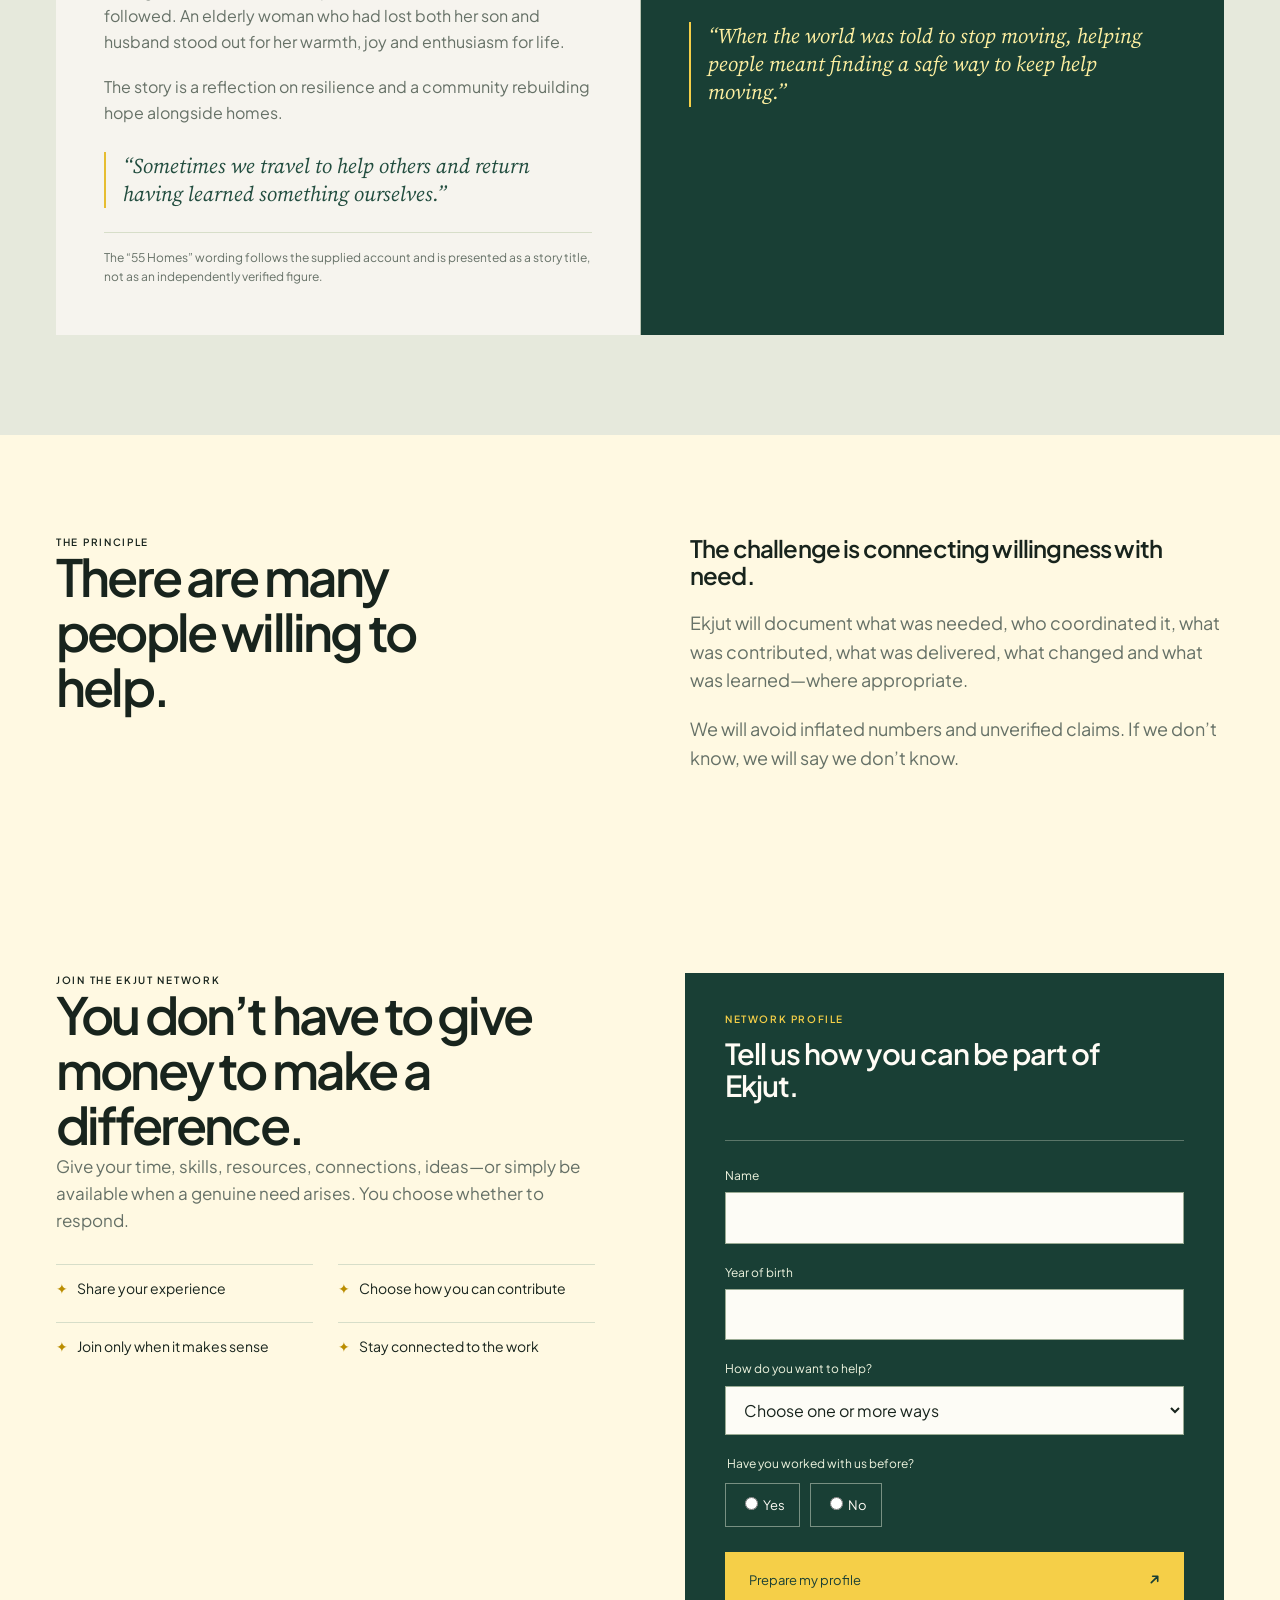
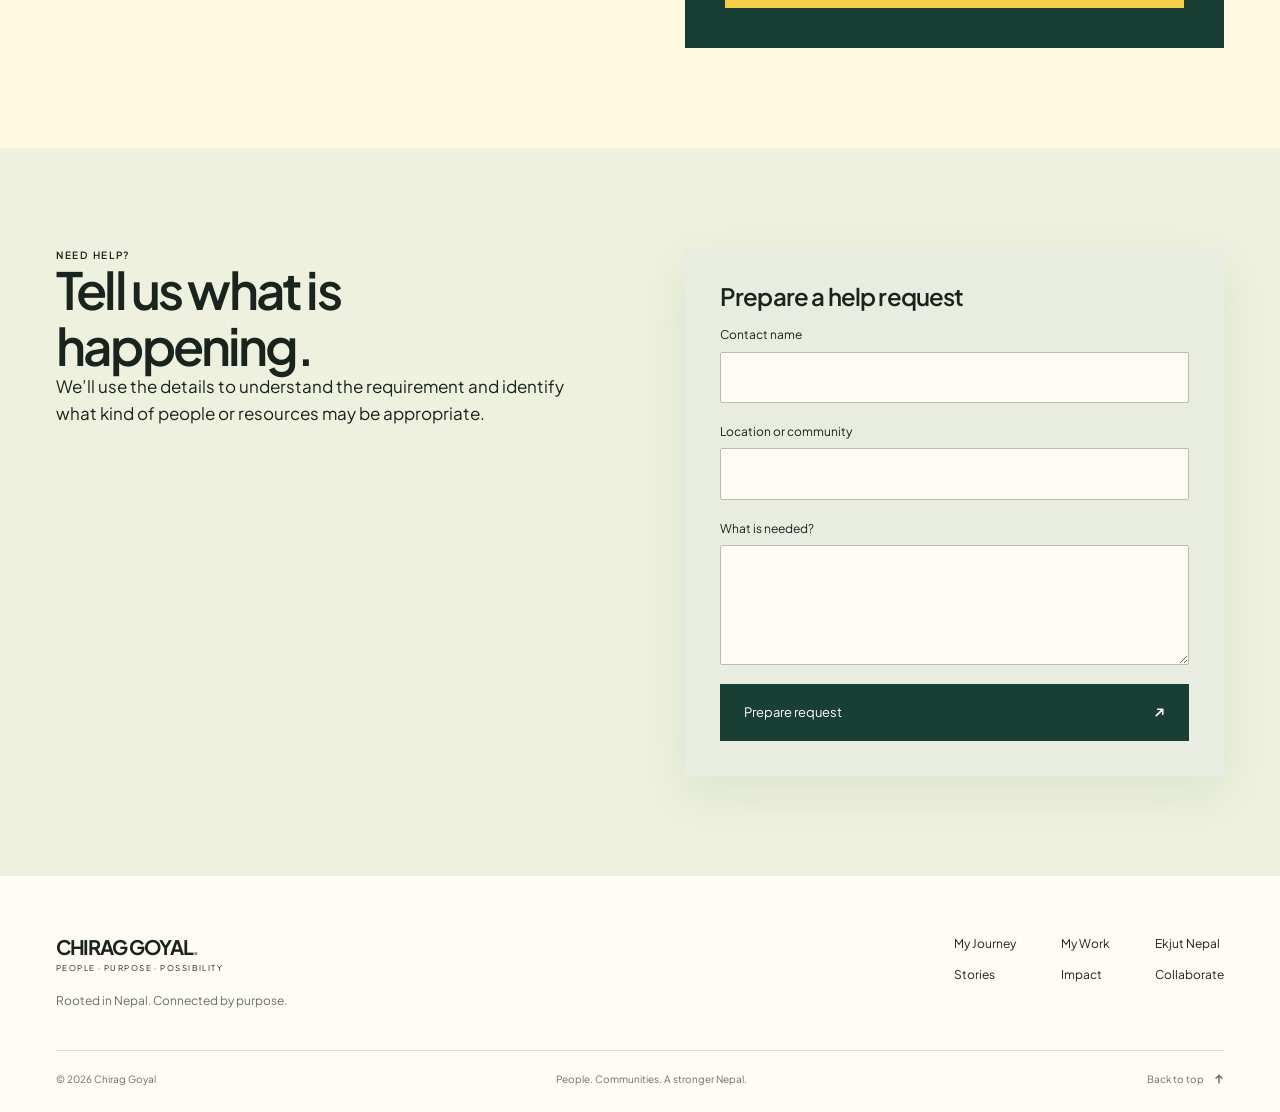
<file: ekjut.html>
<!doctype html>
<html lang="en"><head><meta charset="utf-8"><meta name="viewport" content="width=device-width,initial-scale=1"><meta name="description" content="Explore the people, work and ideas behind Chirag Goyal’s journey and Ekjut Nepal."><meta name="theme-color" content="#193f35"><title>Ekjut — Chirag Goyal</title><link rel="icon" href="assets/favicon.svg" type="image/svg+xml"><link rel="stylesheet" href="style.css?v=20260914-remove-preview-notes"><script src="app.js?v=20260914-remove-preview-notes" defer></script></head><body><a class="skip" href="#main">Skip to content</a><div id="site"></div><noscript>Please enable JavaScript to explore this website.</noscript></body></html>
</file>
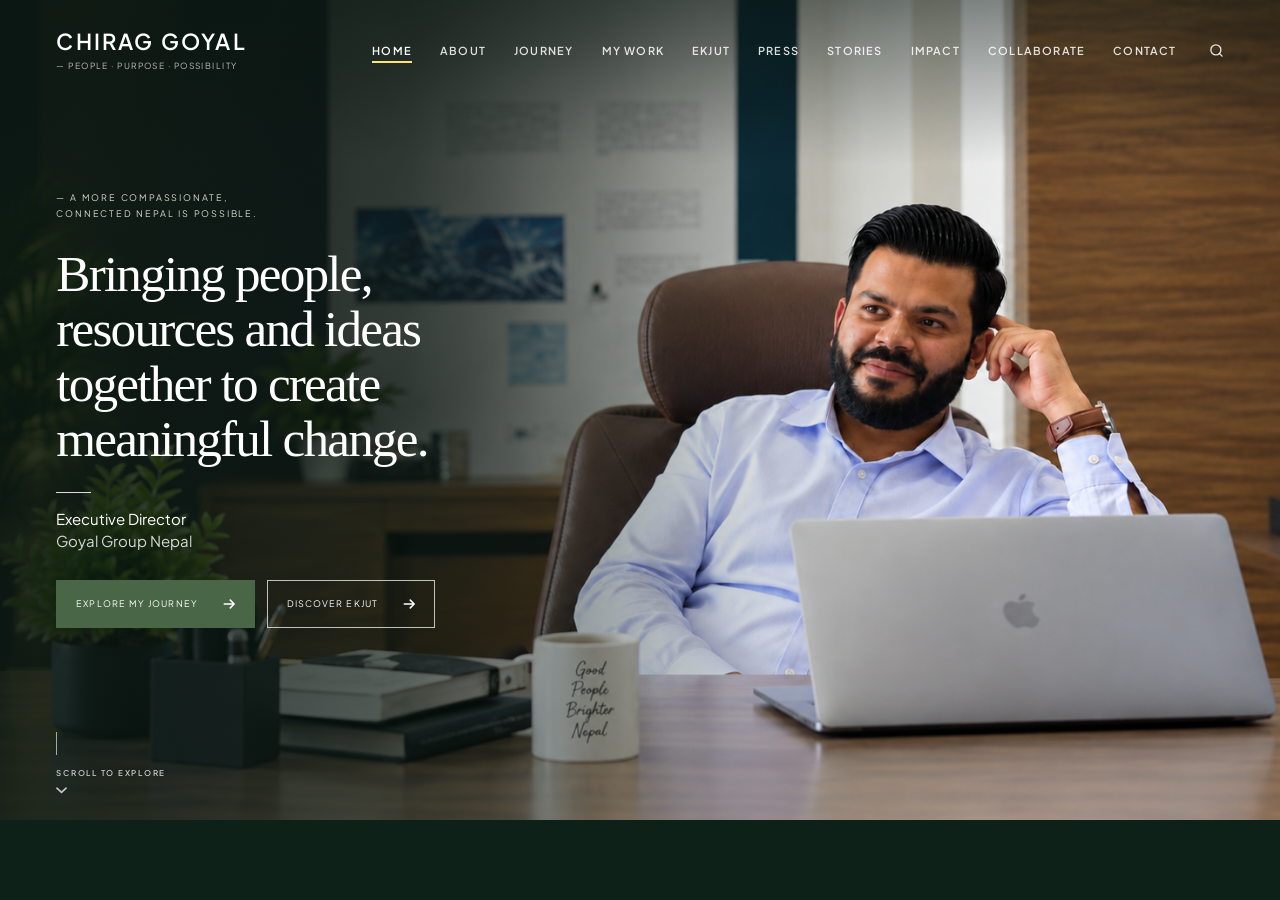
<file: hero.html>
<!doctype html>
<html lang="en">
<head>
  <meta charset="utf-8">
  <meta name="viewport" content="width=device-width, initial-scale=1">
  <title>Chirag Goyal — Hero Section</title>
  <link rel="icon" href="assets/favicon.svg" type="image/svg+xml">
  <link rel="stylesheet" href="style.css">
</head>
<body style="margin:0;background:#0d2119;">
  <!-- Recreated Hero Section -->
  <section class="hero-live" aria-label="Chirag Goyal hero">
    <img class="hero-live-image" src="assets/hero-bg.png" alt="Chirag Goyal in his office" fetchpriority="high">
    <div class="hero-live-shade" aria-hidden="true"></div>

    <!-- Floating Top Navigation -->
    <div class="hero-live-nav">
      <a class="hero-live-brand" href="index.html" aria-label="Chirag Goyal — Home">
        <span class="hero-brand-title">CHIRAG GOYAL</span>
        <span class="hero-brand-sub">— PEOPLE · PURPOSE · POSSIBILITY</span>
      </a>
      <nav aria-label="Hero navigation">
        <a href="index.html" aria-current="page">HOME</a>
        <a href="#about">ABOUT</a>
        <a href="journey.html">JOURNEY</a>
        <a href="work.html">MY WORK</a>
        <a href="ekjut.html">EKJUT</a>
        <a href="stories.html">PRESS</a>
        <a href="stories.html">STORIES</a>
        <a href="impact.html">IMPACT</a>
        <a href="collaborate.html">COLLABORATE</a>
        <a href="collaborate.html#contact">CONTACT</a>
        <a class="hero-search" href="stories.html" aria-label="Search stories">
          <svg width="15" height="15" viewBox="0 0 24 24" fill="none" stroke="currentColor" stroke-width="2.2" stroke-linecap="round" stroke-linejoin="round" aria-hidden="true">
            <circle cx="11" cy="11" r="8"></circle>
            <line x1="21" y1="21" x2="16.65" y2="16.65"></line>
          </svg>
        </a>
      </nav>
      <button class="hero-menu" type="button" aria-expanded="false" aria-label="Toggle navigation">Menu <span class="menu-icon" aria-hidden="true"><svg width="14" height="11" viewBox="0 0 16 12" fill="none" stroke="currentColor" stroke-width="2" stroke-linecap="round"><line x1="0" y1="1" x2="16" y2="1"/><line x1="0" y1="6" x2="16" y2="6"/><line x1="0" y1="11" x2="16" y2="11"/></svg></span></button>
    </div>

    <!-- Mobile Drawer Navigation -->
    <div class="hero-drawer" id="hero-drawer" aria-hidden="true">
      <button class="hero-drawer-close" type="button" aria-label="Close menu">Close <span aria-hidden="true"><svg width="11" height="11" viewBox="0 0 12 12" fill="none" stroke="currentColor" stroke-width="2" stroke-linecap="round"><line x1="1" y1="1" x2="11" y2="11"/><line x1="11" y1="1" x2="1" y2="11"/></svg></span></button>
      <div class="hero-drawer-links">
        <a href="index.html" aria-current="page">HOME</a>
        <a href="#about">ABOUT</a>
        <a href="journey.html">JOURNEY</a>
        <a href="work.html">MY WORK</a>
        <a href="ekjut.html">EKJUT</a>
        <a href="stories.html">PRESS</a>
        <a href="stories.html">STORIES</a>
        <a href="impact.html">IMPACT</a>
        <a href="collaborate.html">COLLABORATE</a>
        <a href="collaborate.html#contact">CONTACT</a>
      </div>
    </div>

    <!-- Left Hero Content -->
    <div class="hero-live-copy">
      <p class="hero-kicker">— A MORE COMPASSIONATE,<br>CONNECTED NEPAL IS POSSIBLE.</p>
      <h1>Bringing people,<br>resources and ideas<br>together to create<br>meaningful change.</h1>
      <div class="hero-rule" aria-hidden="true"></div>
      <p class="hero-role">Executive Director<br><span>Goyal Group Nepal</span></p>
      <div class="hero-actions">
        <a class="hero-btn hero-btn-primary" href="journey.html">EXPLORE MY JOURNEY <span class="arrow arrow-right" aria-hidden="true"><svg width="12" height="12" viewBox="0 0 14 14" fill="none" stroke="currentColor" stroke-width="1.8" stroke-linecap="round" stroke-linejoin="round"><path d="M1.5 7h11M8.5 2.5l4.5 4.5-4.5 4.5"/></svg></span></a>
        <a class="hero-btn hero-btn-secondary" href="ekjut.html">DISCOVER EKJUT <span class="arrow arrow-right" aria-hidden="true"><svg width="12" height="12" viewBox="0 0 14 14" fill="none" stroke="currentColor" stroke-width="1.8" stroke-linecap="round" stroke-linejoin="round"><path d="M1.5 7h11M8.5 2.5l4.5 4.5-4.5 4.5"/></svg></span></a>
      </div>
    </div>

    <!-- Right-Side Decorative Accent -->
    <aside class="hero-live-aside" aria-hidden="true">
      <span>People<br>Communities<br>Opportunities<br>A Stronger Nepal</span>
      <div class="aside-rule"></div>
    </aside>

    <!-- Scroll Indicator -->
    <a class="hero-scroll" href="#about" aria-label="Scroll to explore">
      <span class="scroll-line" aria-hidden="true"></span>
      <span>SCROLL TO EXPLORE</span>
      <span class="scroll-chevron" aria-hidden="true"><svg width="11" height="7" viewBox="0 0 12 7" fill="none" stroke="currentColor" stroke-width="1.8" stroke-linecap="round" stroke-linejoin="round"><path d="M1 1l5 4.5L11 1"/></svg></span>
    </a>
  </section>

  <script>
    const heroMenuBtn = document.querySelector('.hero-menu');
    const heroDrawer = document.getElementById('hero-drawer');
    const heroDrawerClose = document.querySelector('.hero-drawer-close');
    function closeHeroDrawer() {
      if (heroDrawer) {
        heroDrawer.classList.remove('is-open');
        heroDrawer.setAttribute('aria-hidden', 'true');
        heroMenuBtn?.setAttribute('aria-expanded', 'false');
      }
    }
    if (heroMenuBtn && heroDrawer) {
      heroMenuBtn.addEventListener('click', () => {
        const open = !heroDrawer.classList.contains('is-open');
        heroDrawer.classList.toggle('is-open', open);
        heroDrawer.setAttribute('aria-hidden', String(!open));
        heroMenuBtn.setAttribute('aria-expanded', String(open));
      });
      heroDrawerClose?.addEventListener('click', closeHeroDrawer);
      heroDrawer.querySelectorAll('a').forEach(a => a.addEventListener('click', closeHeroDrawer));
    }
    document.addEventListener('keydown', e => {
      if (e.key === 'Escape' && heroDrawer?.classList.contains('is-open')) {
        closeHeroDrawer();
        heroMenuBtn?.focus();
      }
    });
  </script>
</body>
</html>
</file>
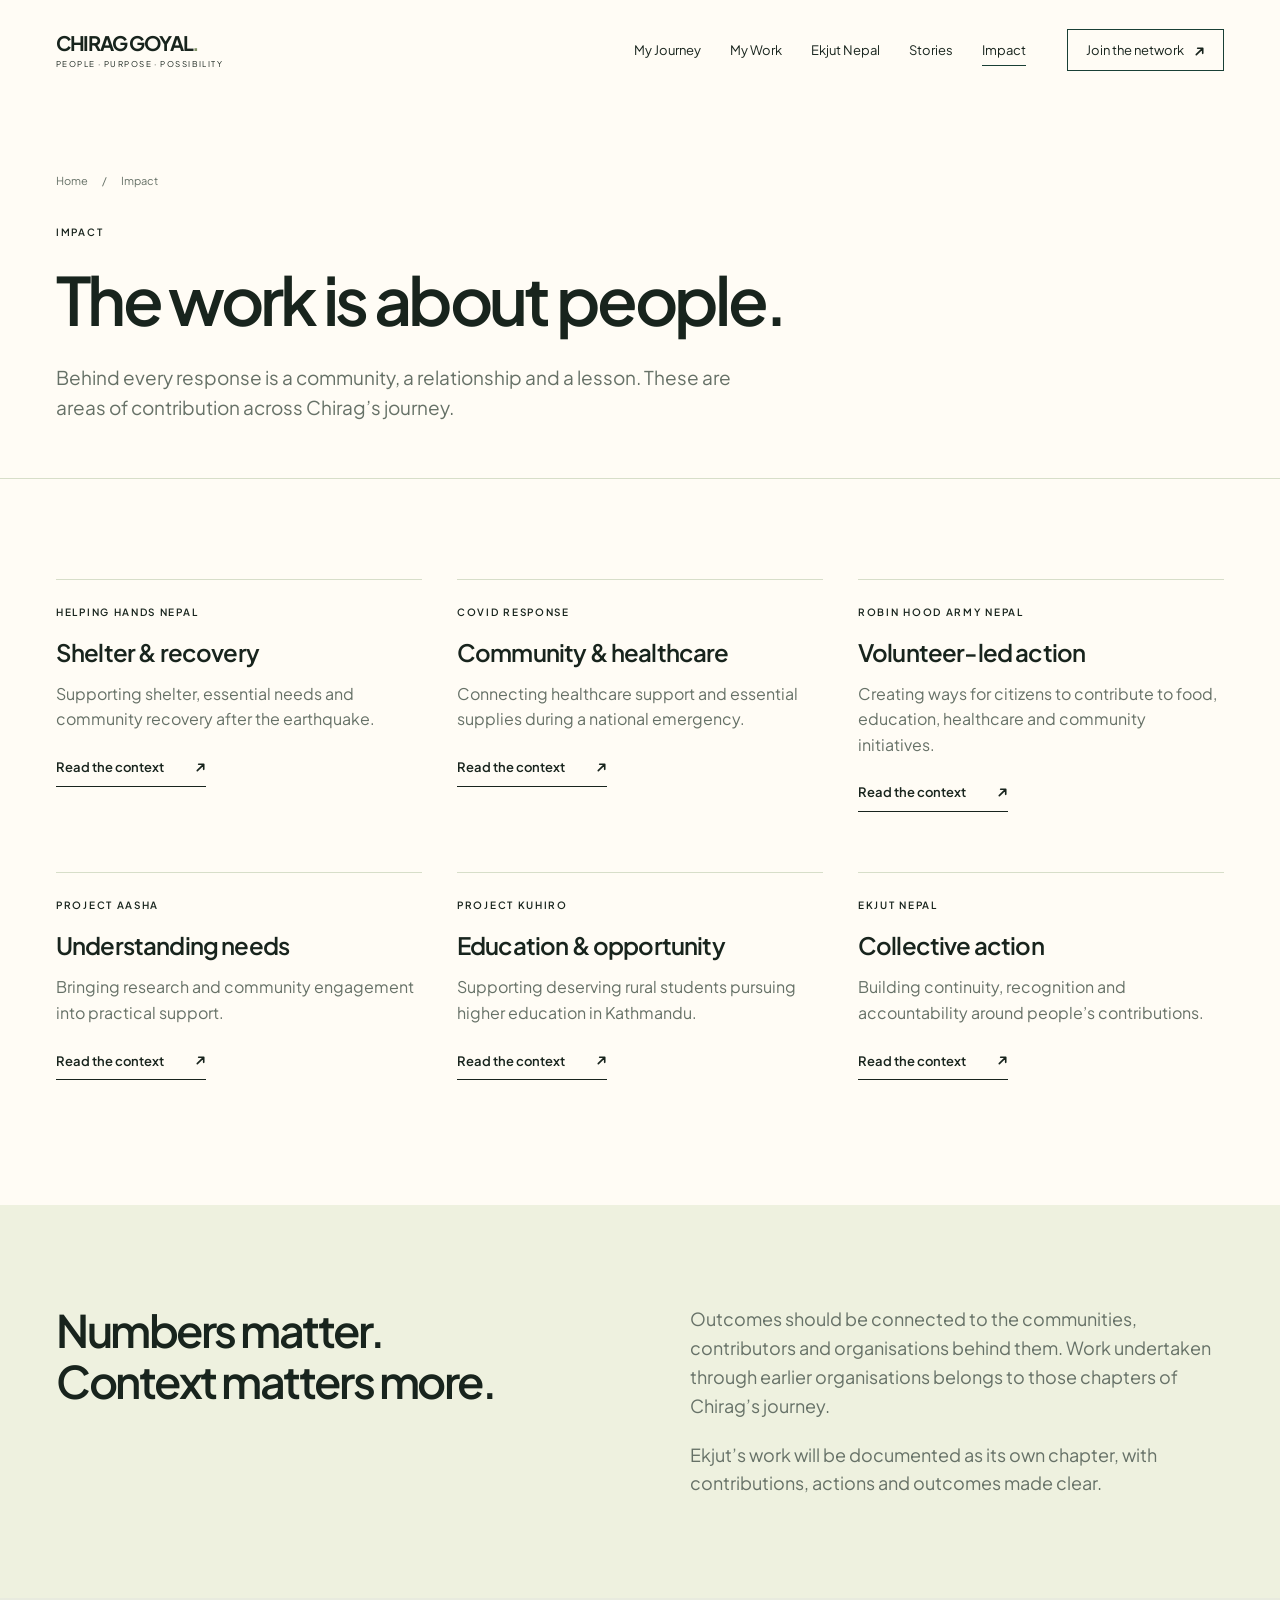
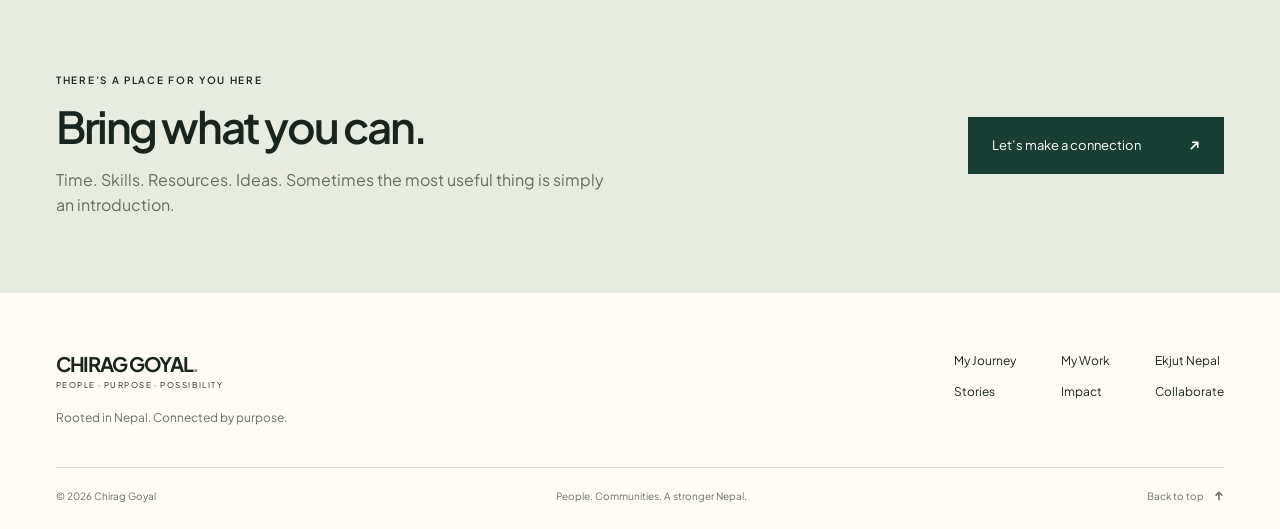
<file: impact.html>
<!doctype html>
<html lang="en"><head><meta charset="utf-8"><meta name="viewport" content="width=device-width,initial-scale=1"><meta name="description" content="Explore the people, work and ideas behind Chirag Goyal’s journey and Ekjut Nepal."><meta name="theme-color" content="#193f35"><title>Impact — Chirag Goyal</title><link rel="icon" href="assets/favicon.svg" type="image/svg+xml"><link rel="stylesheet" href="style.css?v=20260914-remove-preview-notes"><script src="app.js?v=20260914-remove-preview-notes" defer></script></head><body><a class="skip" href="#main">Skip to content</a><div id="site"></div><noscript>Please enable JavaScript to explore this website.</noscript></body></html>
</file>
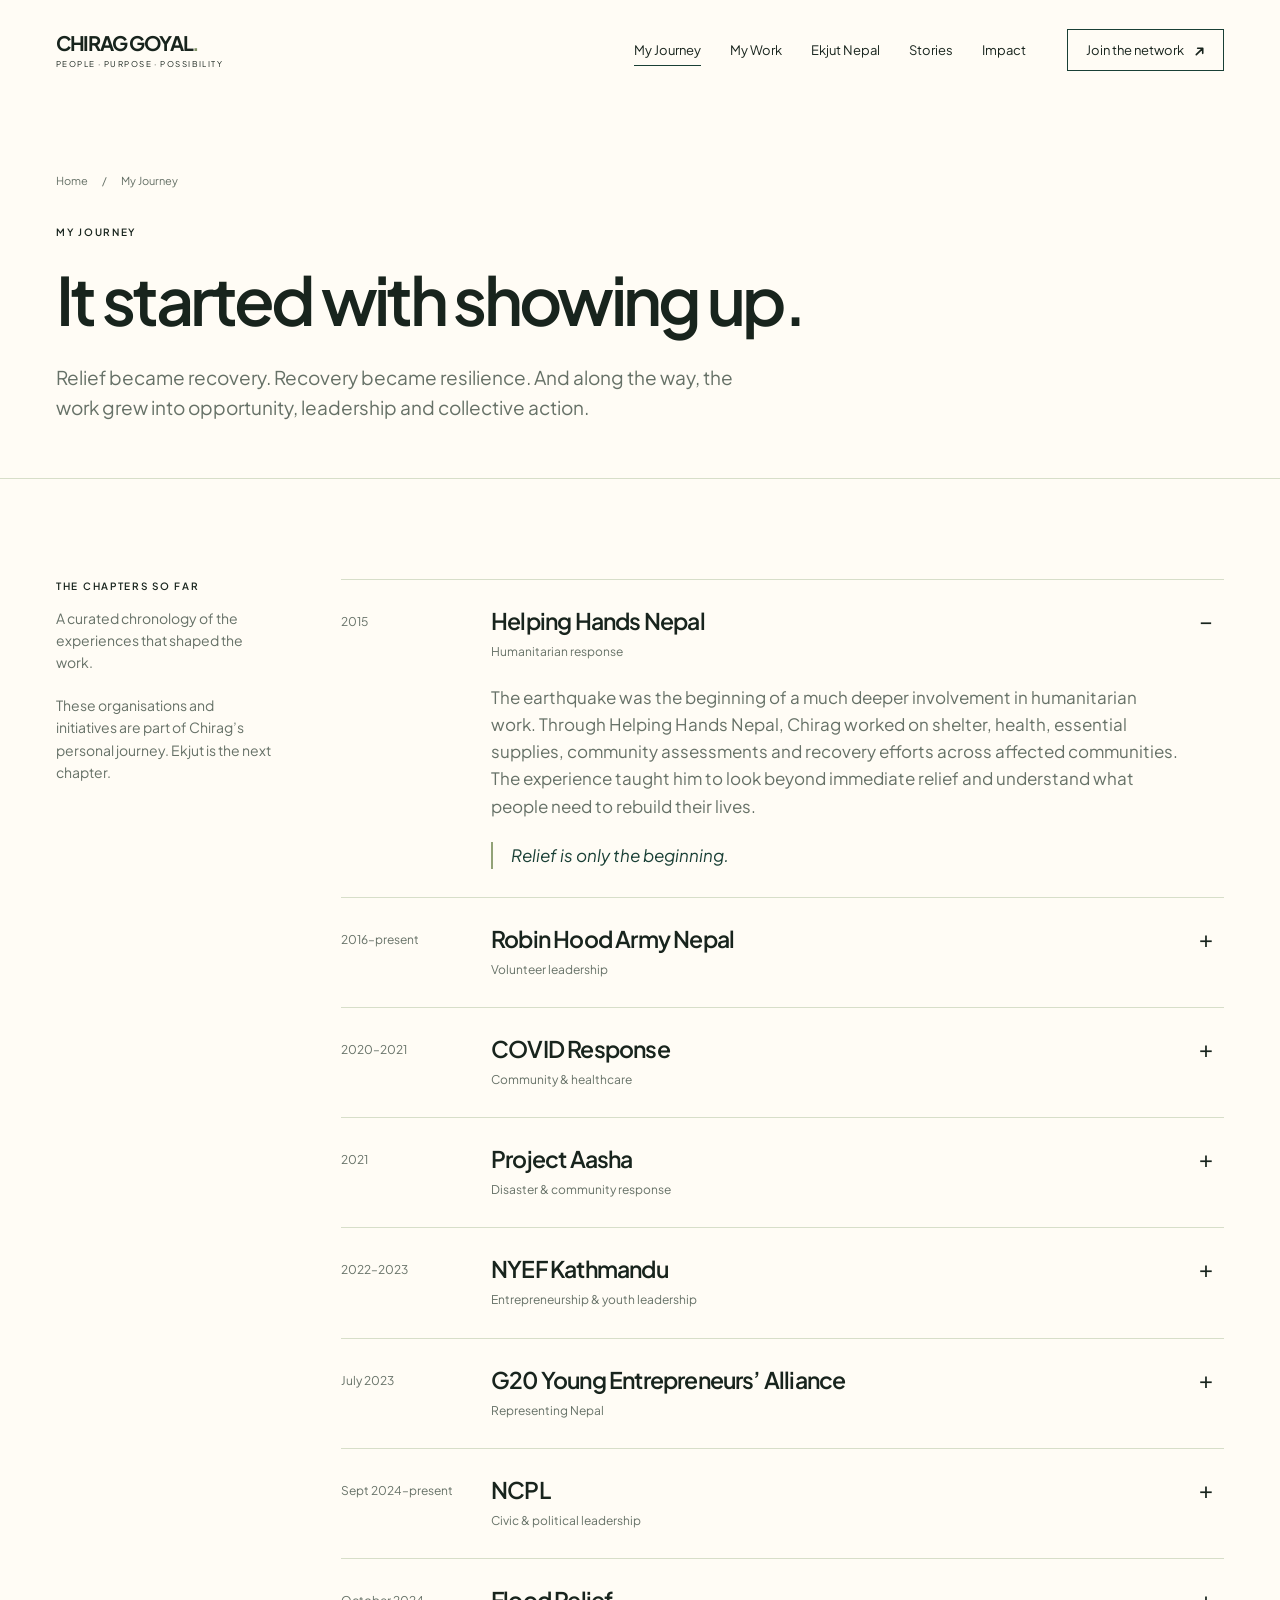
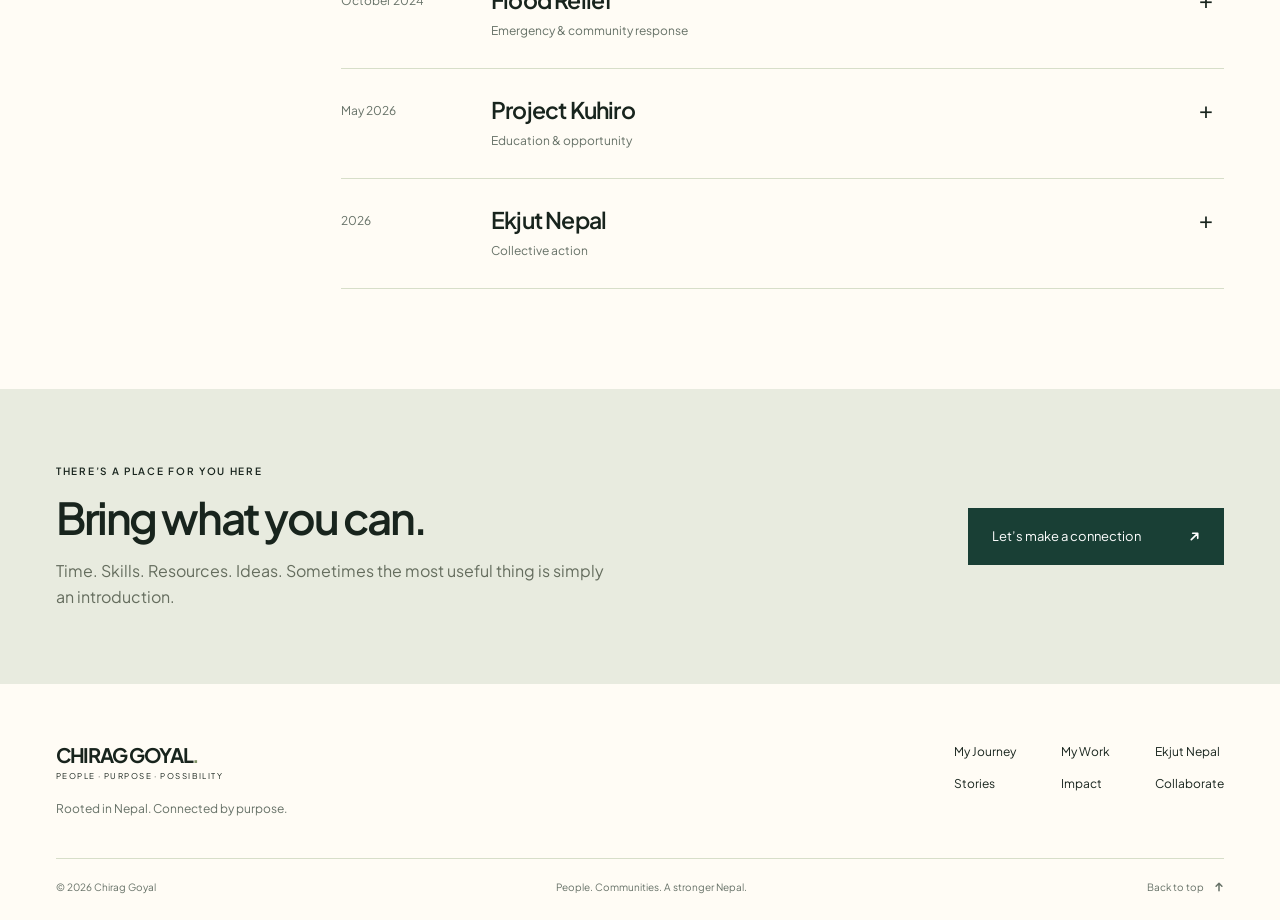
<file: journey.html>
<!doctype html>
<html lang="en"><head><meta charset="utf-8"><meta name="viewport" content="width=device-width,initial-scale=1"><meta name="description" content="Explore the people, work and ideas behind Chirag Goyal’s journey and Ekjut Nepal."><meta name="theme-color" content="#193f35"><title>Journey — Chirag Goyal</title><link rel="icon" href="assets/favicon.svg" type="image/svg+xml"><link rel="stylesheet" href="style.css?v=20260914-remove-preview-notes"><script src="app.js?v=20260914-remove-preview-notes" defer></script></head><body><a class="skip" href="#main">Skip to content</a><div id="site"></div><noscript>Please enable JavaScript to explore this website.</noscript></body></html>
</file>
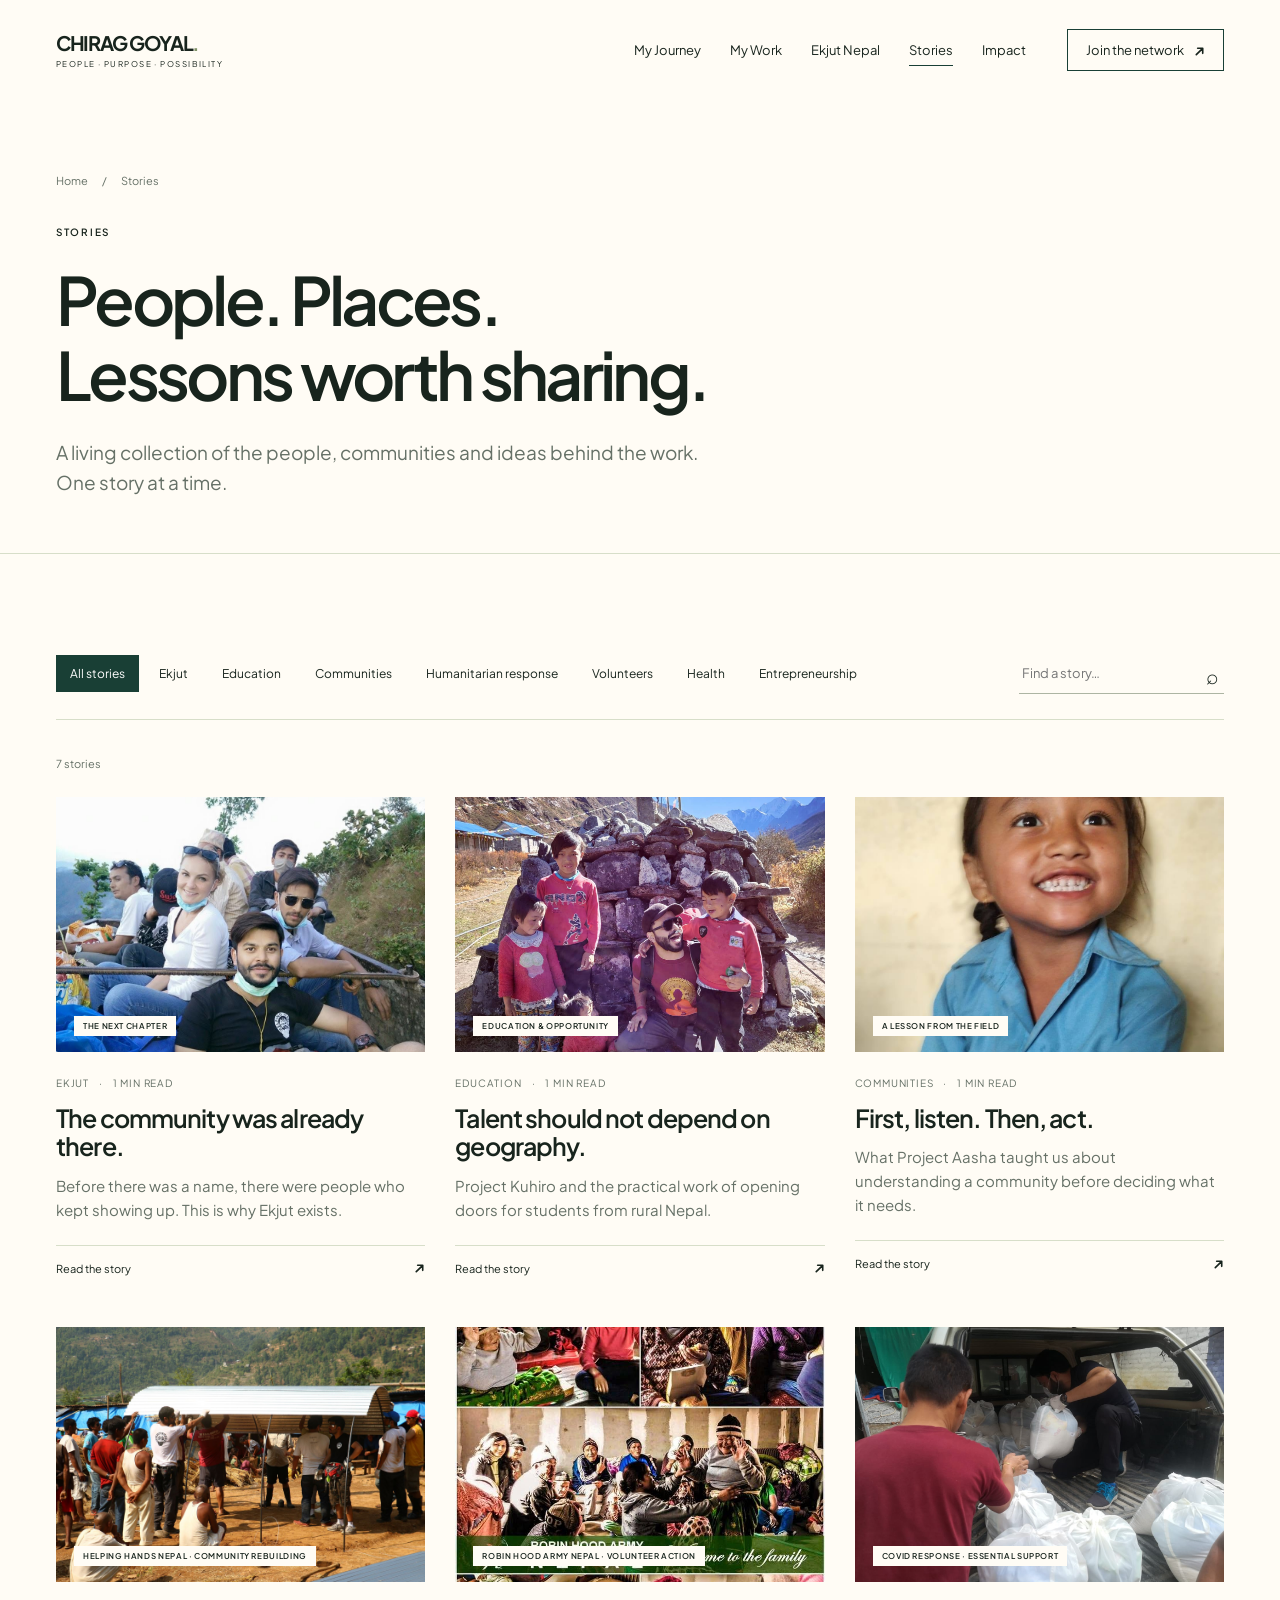
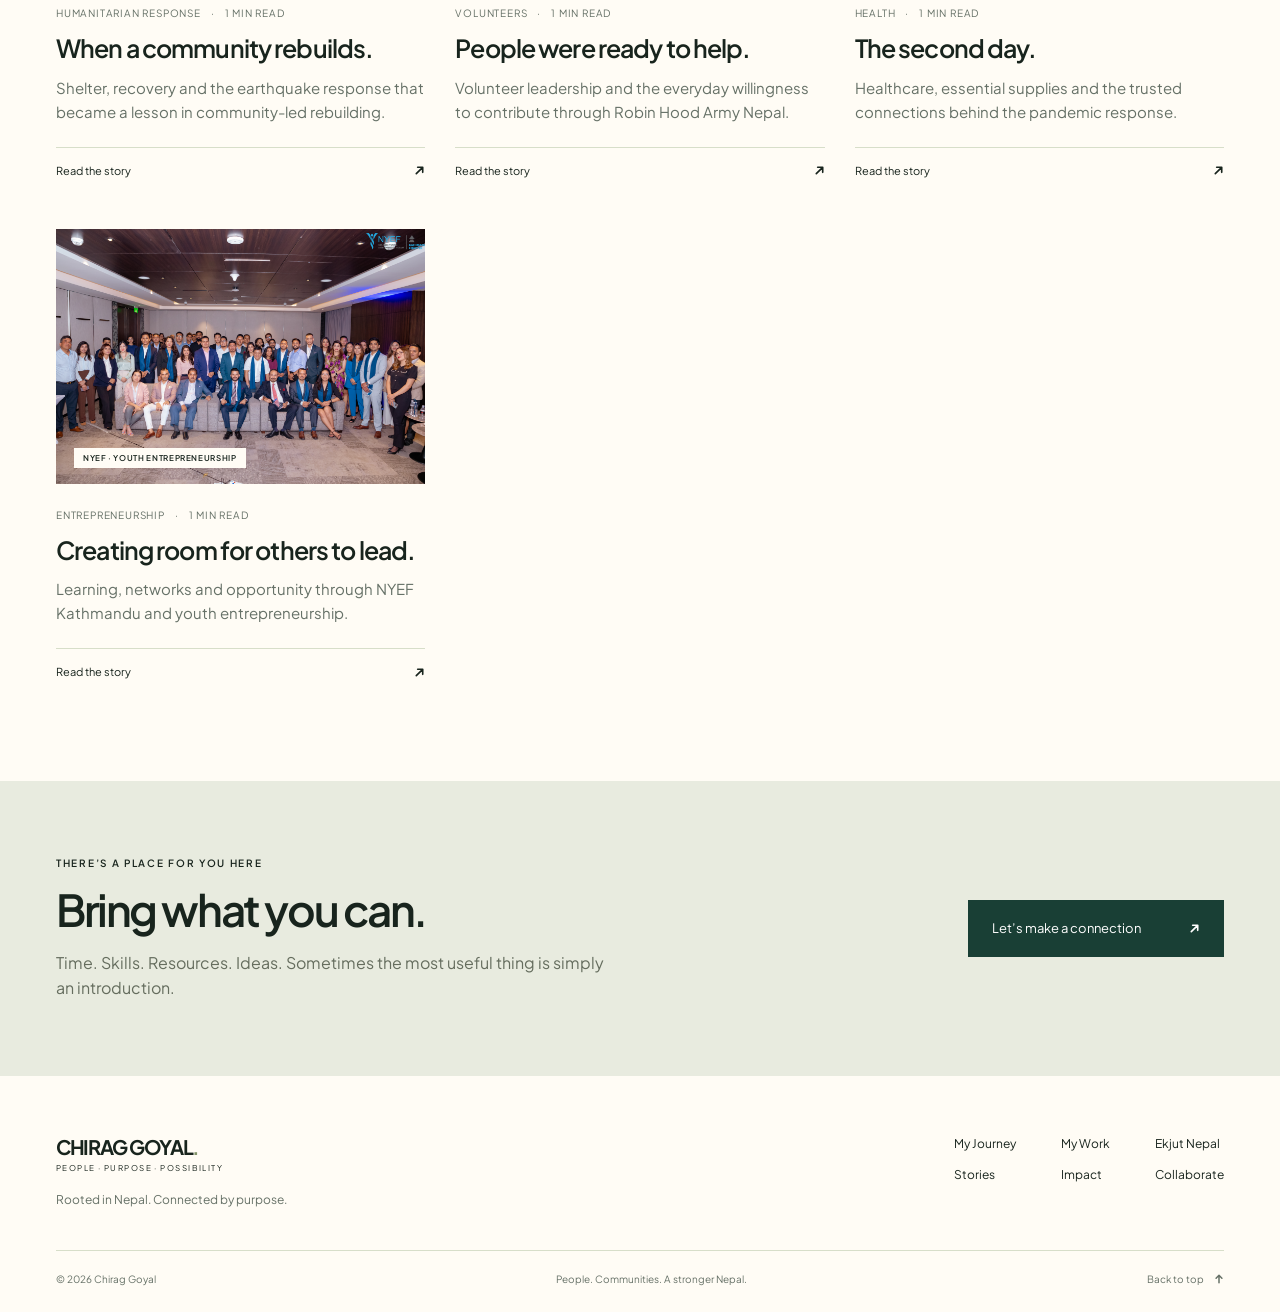
<file: stories.html>
<!doctype html>
<html lang="en"><head><meta charset="utf-8"><meta name="viewport" content="width=device-width,initial-scale=1"><meta name="description" content="Explore the people, work and ideas behind Chirag Goyal’s journey and Ekjut Nepal."><meta name="theme-color" content="#193f35"><title>Stories — Chirag Goyal</title><link rel="icon" href="assets/favicon.svg" type="image/svg+xml"><link rel="stylesheet" href="style.css?v=20260914-remove-preview-notes"><script src="app.js?v=20260914-remove-preview-notes" defer></script></head><body><a class="skip" href="#main">Skip to content</a><div id="site"></div><noscript>Please enable JavaScript to explore this website.</noscript></body></html>
</file>
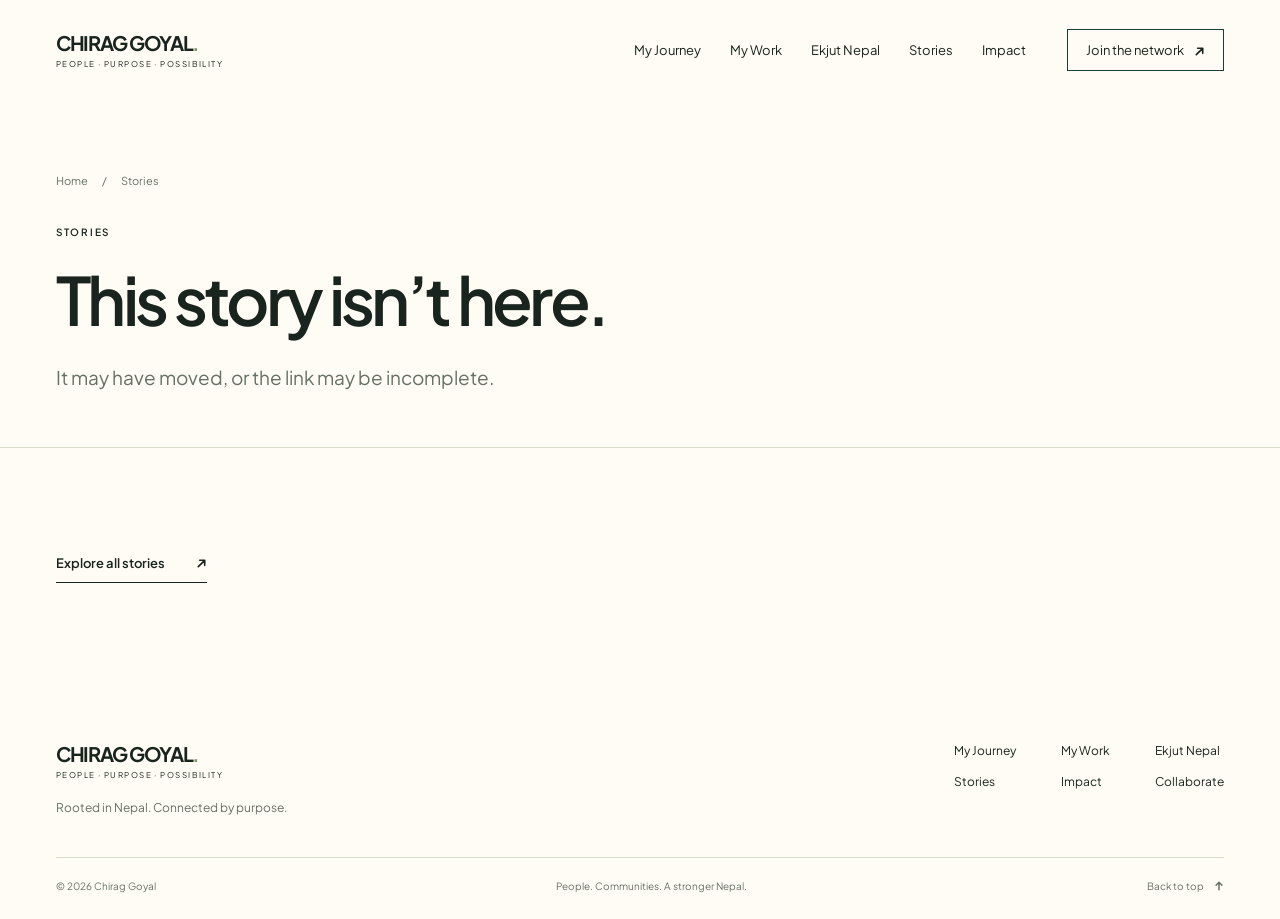
<file: story.html>
<!doctype html>
<html lang="en"><head><meta charset="utf-8"><meta name="viewport" content="width=device-width,initial-scale=1"><meta name="description" content="Explore the people, work and ideas behind Chirag Goyal’s journey and Ekjut Nepal."><meta name="theme-color" content="#193f35"><title>Story — Chirag Goyal</title><link rel="icon" href="assets/favicon.svg" type="image/svg+xml"><link rel="stylesheet" href="style.css?v=20260914-remove-preview-notes"><script src="app.js?v=20260914-remove-preview-notes" defer></script></head><body><a class="skip" href="#main">Skip to content</a><div id="site"></div><noscript>Please enable JavaScript to explore this website.</noscript></body></html>
</file>
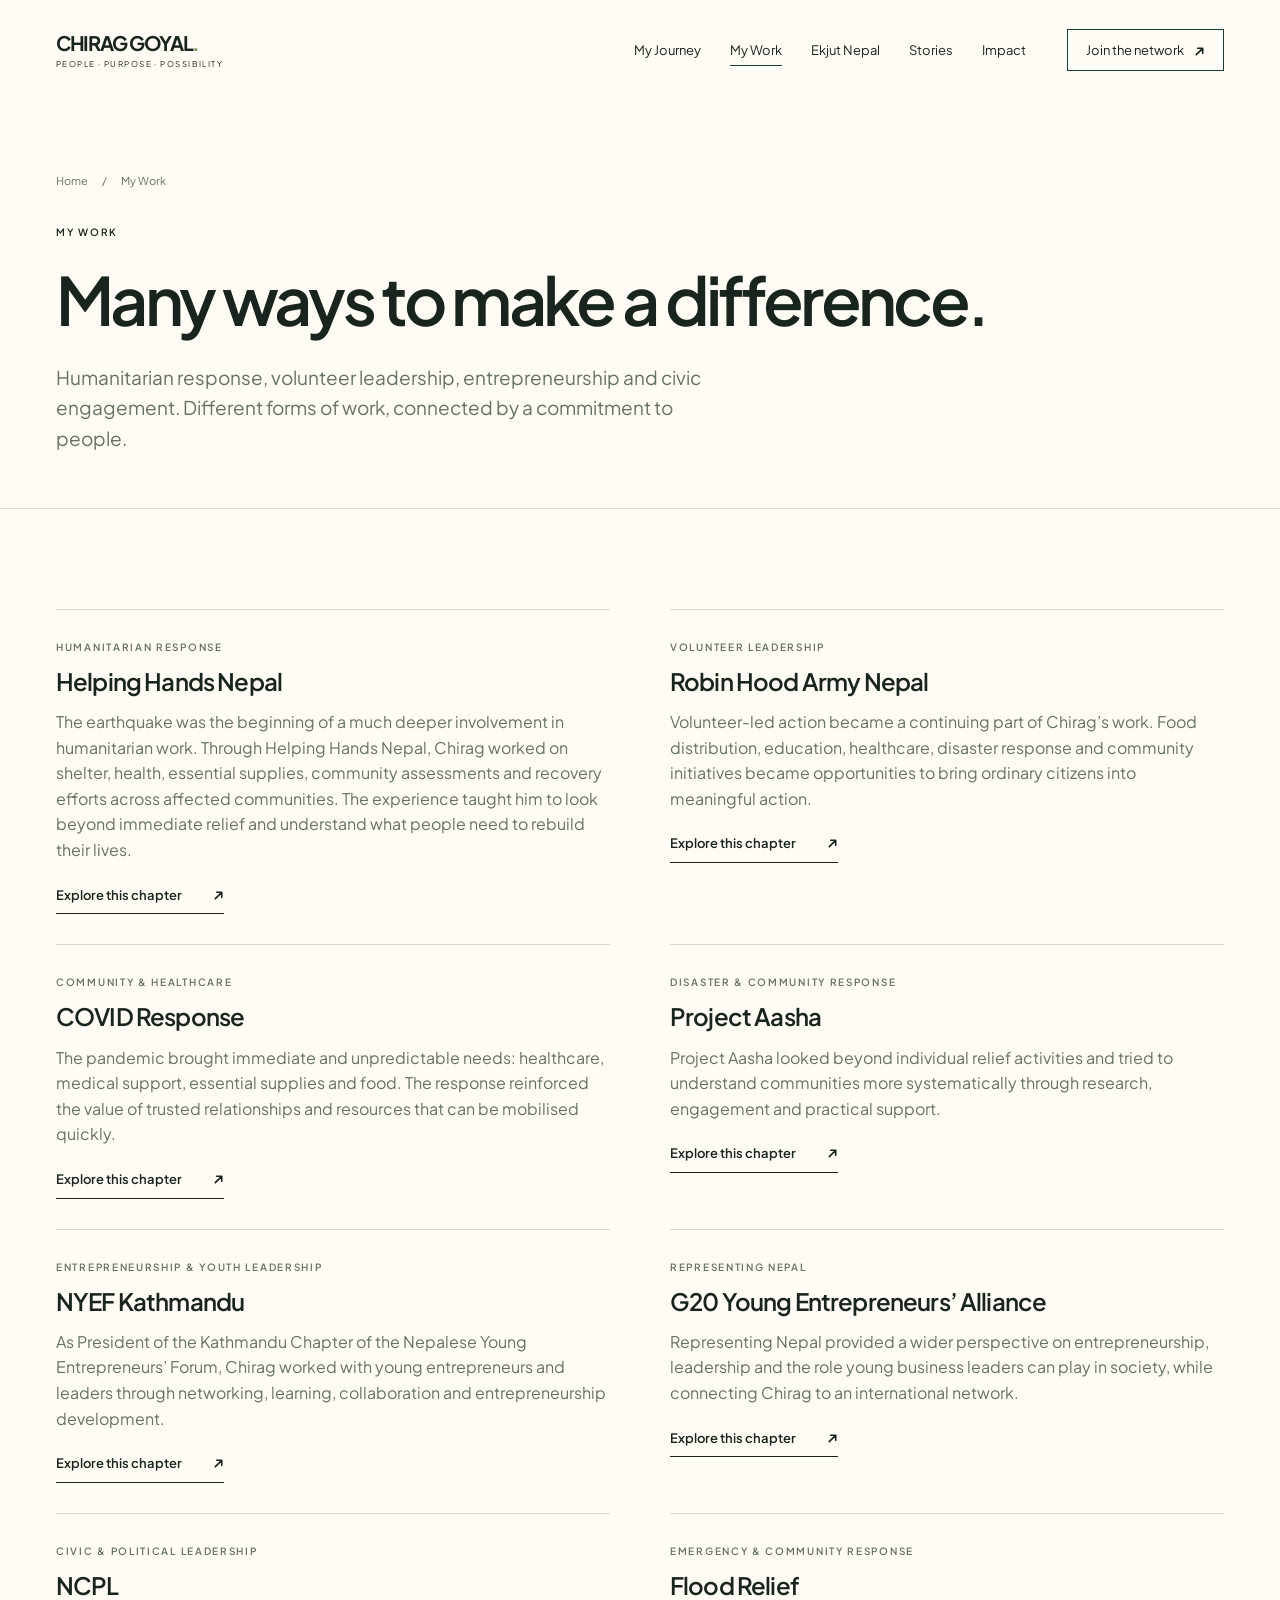
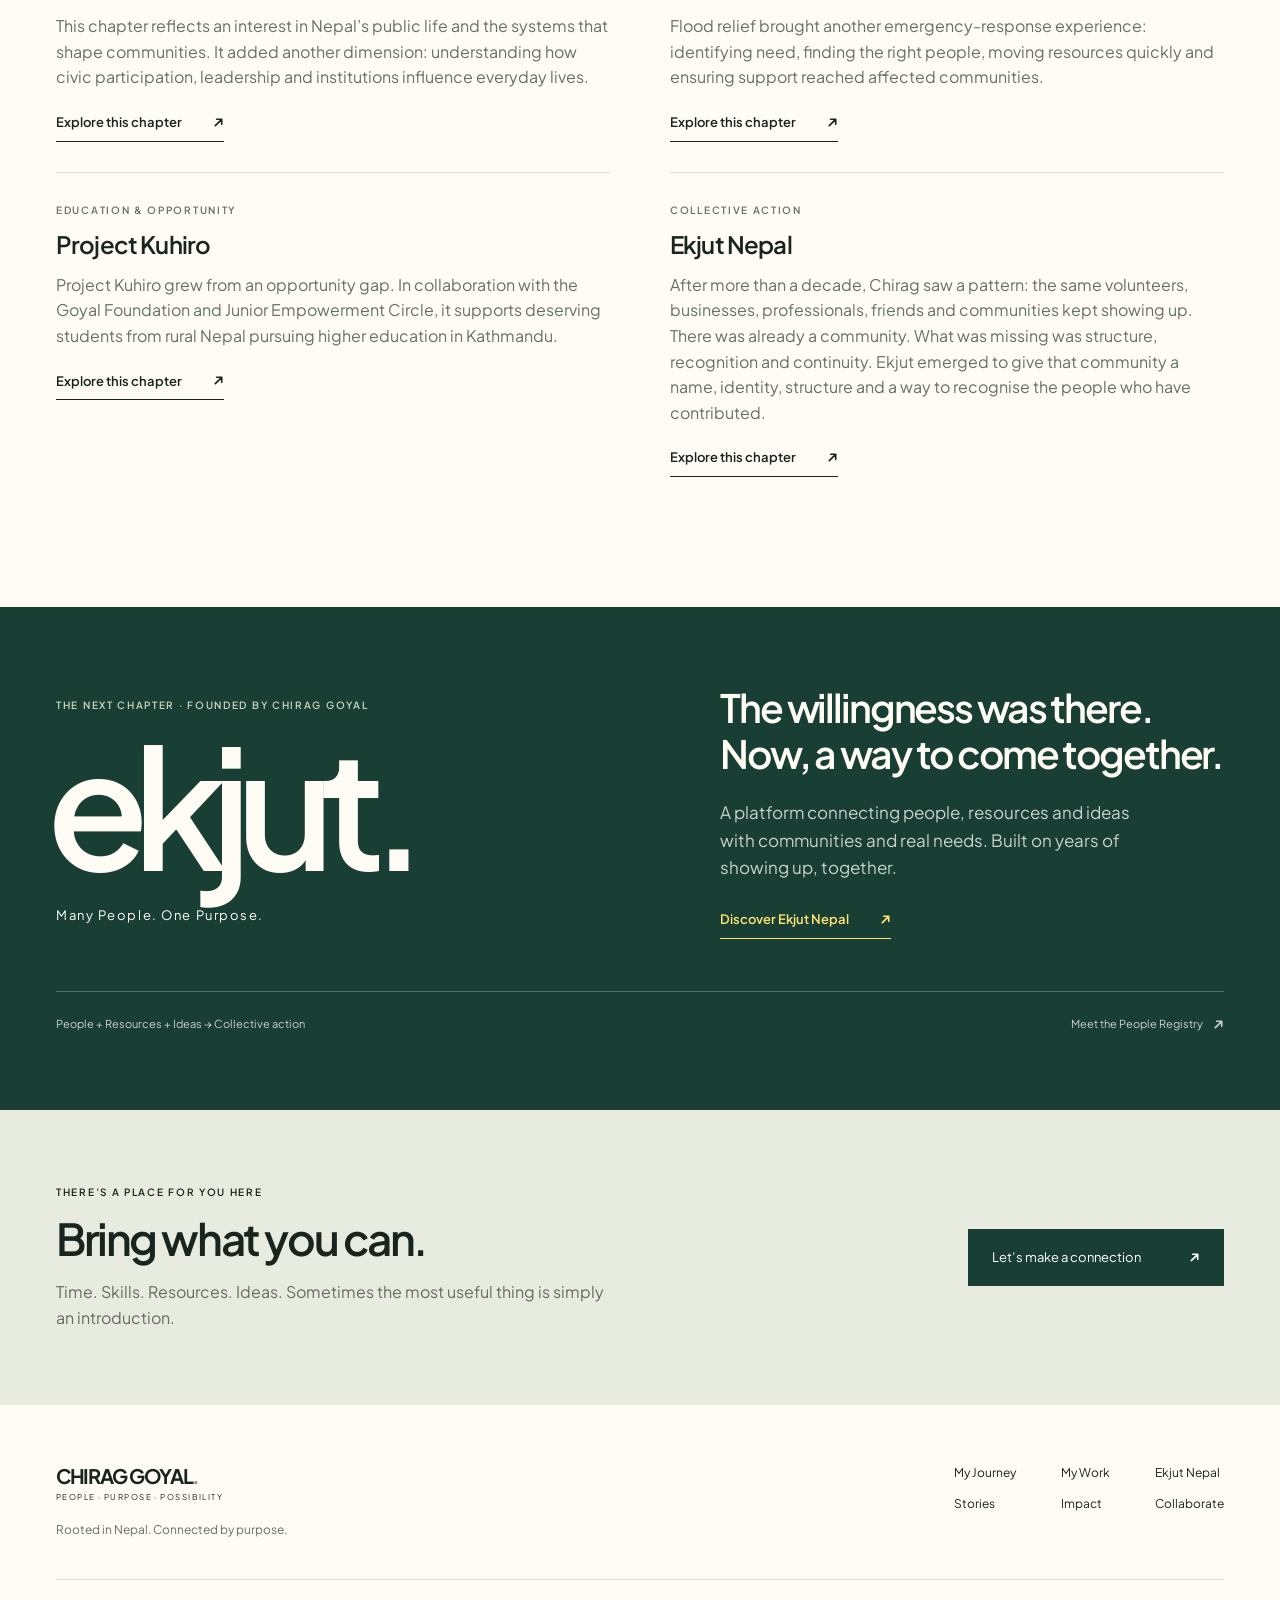
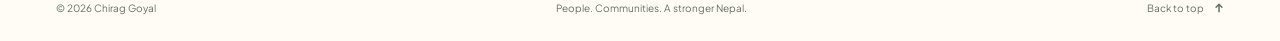
<file: work.html>
<!doctype html>
<html lang="en"><head><meta charset="utf-8"><meta name="viewport" content="width=device-width,initial-scale=1"><meta name="description" content="Explore the people, work and ideas behind Chirag Goyal’s journey and Ekjut Nepal."><meta name="theme-color" content="#193f35"><title>Work — Chirag Goyal</title><link rel="icon" href="assets/favicon.svg" type="image/svg+xml"><link rel="stylesheet" href="style.css?v=20260914-remove-preview-notes"><script src="app.js?v=20260914-remove-preview-notes" defer></script></head><body><a class="skip" href="#main">Skip to content</a><div id="site"></div><noscript>Please enable JavaScript to explore this website.</noscript></body></html>
</file>
<file: style.css>
@import url('https://fonts.googleapis.com/css2?family=Plus+Jakarta+Sans:opsz,wght@6..72,400;6..72,500;6..72,600;6..72,700;6..72,800&family=Source+Serif+4:ital,wght@0,500;0,600;1,500;1,600&display=swap');
@font-face{font-family:Montserrat;src:url('assets/fonts/montserrat-regular.otf');font-weight:400;font-display:swap}
@font-face{font-family:Montserrat;src:url('assets/fonts/montserrat-semibold.otf');font-weight:600;font-display:swap}
@font-face{font-family:Montserrat;src:url('assets/fonts/montserrat-bold.otf');font-weight:700 900;font-display:swap}
@font-face{font-family:'Proxima Nova';src:local('Proxima Nova'),local('ProximaNova-Regular'),local('FONTSPRING DEMO - Proxima Nova');font-weight:400;font-display:swap}
:root{--paper:#fffcf5;--ink:#18241d;--green:#193f35;--muted:#667167;--line:#d7dec9;--sage:#eef1df;--lime:#ffe373;--butter:#fff9e2;--yellow:#f5cf48;--display:'Plus Jakarta Sans',Montserrat,sans-serif;--body:'Plus Jakarta Sans','Proxima Nova',Montserrat,sans-serif;--serif:'Source Serif 4',Georgia,serif}
*{box-sizing:border-box}html{scroll-behavior:smooth;scroll-padding-top:100px}body{margin:0;background:var(--paper);color:var(--ink);font:17px/1.6 var(--body)}a{color:inherit;text-decoration:none}button,input,select,textarea{font:inherit}button{cursor:pointer;color:inherit}a:focus-visible,button:focus-visible,input:focus-visible,select:focus-visible,textarea:focus-visible,summary:focus-visible{outline:3px solid #849b4a;outline-offset:5px}img{display:block;max-width:100%}h1,h2,h3,p{margin:0}h1,h2,h3{font-family:var(--display);font-weight:600;line-height:1.13;letter-spacing:-.055em}h1{font-size:clamp(42px,5.2vw,76px)}h2{font-size:clamp(32px,3.5vw,50px)}h3{font-size:24px;letter-spacing:-.035em}p+p{margin-top:20px}::selection{background:var(--lime);color:var(--green)}.wrap{width:min(1280px,calc(100% - 112px));margin:auto}.eyebrow{font:600 10px/1.4 var(--display);text-transform:uppercase;letter-spacing:.17em}.muted{color:var(--muted)}.skip{position:fixed;left:20px;top:-100px;z-index:100;background:var(--paper);padding:12px}.skip:focus{top:15px}.site-header{height:100px;display:flex;align-items:center;position:relative;z-index:20;background:var(--paper)}.header-inner{display:flex;align-items:center;justify-content:space-between;gap:32px}.brand{display:flex;flex-direction:column;flex-shrink:0;line-height:1.2}.brand strong{font:700 20px var(--display);letter-spacing:-.065em}.brand small{font-size:8px;letter-spacing:.18em;text-transform:uppercase;margin-top:5px}.desktop-nav{display:flex;gap:29px;align-items:center;font-size:13px}.desktop-nav a{position:relative;padding:9px 0}.desktop-nav a:not(.nav-cta):after{content:'';height:1px;position:absolute;bottom:3px;left:0;width:0;background:var(--green);transition:width .2s}.desktop-nav a:hover:after,.desktop-nav a[aria-current]:after{width:100%}.desktop-nav .nav-cta{border:1px solid var(--green);padding:10px 18px;margin-left:12px}.arrow{display:inline-flex;align-items:center;justify-content:center;margin-left:8px;vertical-align:middle;line-height:1;transition:transform .2s ease;font-family:-apple-system,BlinkMacSystemFont,sans-serif;font-variant-emoji:text;flex-shrink:0}.arrow svg{display:block;stroke:currentColor;fill:none;transition:transform .2s ease}a:hover .arrow,button:hover .arrow{transform:translate(2px,-2px)}.arrow-up{margin-left:6px}a:hover .arrow-up{transform:translateY(-2px)}.arrow-down{margin-left:8px}button:hover .arrow-down{transform:translateY(2px)}.arrow-left{display:inline-flex;align-items:center;justify-content:center;margin-right:6px;vertical-align:middle;transition:transform .2s ease}a:hover .arrow-left{transform:translateX(-2px)}.menu-icon{display:inline-flex;align-items:center;margin-left:6px}.menu-toggle{display:none;background:transparent;border:1px solid var(--line);padding:10px 16px;min-height:44px;font-size:12px;border-radius:2px}
.hero{position:relative;min-height:650px;height:calc(100svh - 145px);max-height:820px;margin:0 24px;background:var(--green);color:white;overflow:hidden}.hero-image{position:absolute;inset:0;width:100%;height:100%;object-fit:cover;object-position:50% 53%;filter:saturate(.55)}.hero:after{content:'';position:absolute;inset:0;background:linear-gradient(90deg,#0d2119b8,#0d211926 80%),linear-gradient(0deg,#0d211961,transparent 65%)}.hero-inner{position:relative;z-index:1;height:100%;min-height:650px;display:flex;flex-direction:column;justify-content:center;padding-top:35px;padding-bottom:95px}.hero .eyebrow{display:flex;align-items:center;gap:10px;margin-bottom:28px}.dot{width:6px;height:6px;display:inline-block;border-radius:50%;background:var(--lime)}.hero h1{font-size:clamp(54px,6.6vw,92px);font-weight:600;line-height:1.04;max-width:790px;letter-spacing:-.065em}.hero h1 span{color:#dbe5bd}.hero-copy{max-width:395px;margin-top:25px;font-size:18px;line-height:1.6;color:#edf0e8}.text-link{display:inline-flex;align-items:center;gap:23px;border-bottom:1px solid currentColor;padding-bottom:8px;font-size:13px;font-weight:600}.hero .text-link{align-self:flex-start;margin-top:30px}.hero-bottom{position:absolute;left:0;right:0;bottom:26px;display:flex;justify-content:space-between;align-items:end;font:400 10px var(--display);letter-spacing:.06em;color:#f1f1e7}.hero-side{position:absolute;right:0;top:42%;writing-mode:vertical-rl;font-size:9px;letter-spacing:.2em}.topic-strip{display:flex;align-items:center;justify-content:space-between;gap:22px;padding:24px 0;border-bottom:1px solid var(--line);font-size:12px}.topic-strip .eyebrow{color:var(--muted);margin-right:auto;font-size:9px}.topic-strip a{white-space:nowrap}.topic-strip a:hover{color:#637640}
.section{padding:100px 0}.section-head{display:flex;align-items:end;justify-content:space-between;gap:30px;margin-bottom:42px}.section-head .eyebrow{margin-bottom:17px}.intro{display:grid;grid-template-columns:1fr 1.05fr;gap:95px;align-items:center}.intro-copy h2{margin:22px 0;font-size:43px;max-width:500px}.intro-copy>p{max-width:480px;color:var(--muted);font-size:18px}.intro-copy .text-link{margin-top:27px}.portrait-layout{display:grid;grid-template-columns:1fr 75px;gap:18px}.portrait-frame{background:#e5e4dc;padding:22px 22px 0;align-self:start}.portrait-frame img{width:100%;filter:saturate(.55);aspect-ratio:1.1;object-fit:cover}.portrait-caption{display:flex;align-items:center;justify-content:space-between;font-size:10px;padding:14px 0;gap:12px}.portrait-aside{writing-mode:vertical-rl;align-self:start;font:400 10px var(--display);letter-spacing:.15em;padding-top:4px}.signature{font:italic 28px Georgia,serif;margin-top:26px;color:var(--green)}.stories-section{border-top:1px solid var(--line)}.story-grid{display:grid;grid-template-columns:repeat(3,1fr);gap:30px}.story-card{min-width:0;display:flex;flex-direction:column}.story-art{height:255px;position:relative;overflow:hidden;background:var(--sage);margin-bottom:23px}.story-art img{width:100%;height:100%;object-fit:cover;transition:transform .6s;filter:saturate(.55)}.story-card:hover .story-art img{transform:scale(1.035)}.art-label{position:absolute;bottom:16px;left:18px;z-index:2;background:var(--paper);padding:5px 9px;font:600 8px var(--display);letter-spacing:.08em;text-transform:uppercase}.story-art.ekjut-art{background:#dbe3ce;display:grid;place-items:center}.ekjut-art:before,.ekjut-art:after{content:'';position:absolute;width:185px;height:185px;border:1px solid #8da178;border-radius:50%;top:23px;left:calc(50% - 135px)}.ekjut-art:after{left:calc(50% - 45px)}.ekjut-art strong{font:600 57px var(--display);letter-spacing:-.09em;color:var(--green);z-index:1}.type-art{background:#e5dfcd;display:flex;align-items:center;justify-content:center;padding:25px}.type-art>span{font:600 52px/1 var(--display);letter-spacing:-.075em;color:#596147;max-width:250px}.type-art:after{content:'';position:absolute;right:18px;top:18px;width:20px;height:20px;background-image:url("data:image/svg+xml,%3Csvg xmlns='http://www.w3.org/2000/svg' viewBox='0 0 12 12' fill='none' stroke='%236d7956' stroke-width='1.8' stroke-linecap='round' stroke-linejoin='round'%3E%3Cpath d='M2.5 9.5L9.5 2.5M9.5 2.5H4M9.5 2.5V8'/%3E%3C/svg%3E");background-size:contain;background-repeat:no-repeat}.story-meta{display:flex;gap:10px;color:var(--muted);font-size:10px;text-transform:uppercase;letter-spacing:.08em;flex-wrap:wrap}.story-card h3{margin:13px 0;font-size:25px}.story-card>p{color:var(--muted);font-size:15px;line-height:1.6}.read-story{border-top:1px solid var(--line);display:flex;justify-content:space-between;align-items:center;padding-top:14px;margin-top:23px;font-size:11px}.ekjut-feature{background:var(--green);color:var(--paper);overflow:hidden;padding:78px 0}.ekjut-layout{display:grid;grid-template-columns:1.1fr 1fr;gap:110px;align-items:center}.ekjut-feature .eyebrow{color:#c8d5bb}.ekjut-word{font:600 clamp(100px,13vw,185px)/1.1 var(--display);letter-spacing:-.095em;margin-left:-9px}.ekjut-tagline{font-size:13px;letter-spacing:.12em;margin-top:10px}.ekjut-feature h2{font-size:39px;margin-bottom:23px;line-height:1.17}.ekjut-feature p{color:#c9d2c8;max-width:440px;font-size:17px}.ekjut-feature .text-link{margin-top:28px;color:var(--lime)}.ekjut-bottom{border-top:1px solid #547064;margin-top:52px;padding-top:23px;display:flex;justify-content:space-between;color:#c9d2c8;font-size:11px}.journey-preview{display:grid;grid-template-columns:.8fr 1.2fr;gap:95px}.journey-preview h2{margin:20px 0;max-width:330px}.journey-preview p{max-width:320px;color:var(--muted)}.journey-preview .text-link{margin-top:25px}.mini-milestone{padding:21px 0;border-bottom:1px solid var(--line);display:grid;grid-template-columns:75px 1fr 25px;gap:20px;align-items:start}.mini-milestone:first-child{border-top:1px solid var(--line)}.mini-milestone .year{color:var(--muted);font-size:11px;padding-top:4px}.mini-milestone h3{font-size:19px;letter-spacing:-.025em}.mini-milestone p{font-size:13px;margin-top:5px}.invitation{background:#e8ebdf;padding:75px 0}.invite-inner{display:flex;align-items:center;justify-content:space-between;gap:70px}.invitation h2{font-size:44px;margin:15px 0}.invitation p{font-size:16px;color:#656d5e;max-width:550px}.button{display:inline-flex;align-items:center;justify-content:space-between;gap:40px;padding:17px 23px;border:1px solid var(--green);background:var(--green);color:white;font-size:13px;white-space:nowrap;transition:background .2s}.button:hover{background:#2f5646}.button.outline{background:transparent;color:var(--green)}footer{padding:58px 0 25px}.footer-top{display:flex;justify-content:space-between;align-items:start;gap:35px}.footer-note{font-size:12px;margin-top:17px;color:var(--muted)}.footer-links{display:grid;grid-template-columns:repeat(3,auto);gap:12px 45px;font-size:12px}.footer-bottom{border-top:1px solid var(--line);margin-top:40px;padding-top:20px;display:flex;justify-content:space-between;font-size:10px;color:var(--muted)}
.page-heading{padding:72px 0 55px;border-bottom:1px solid var(--line)}.page-heading .eyebrow{margin-bottom:23px}.page-heading h1{max-width:1000px}.page-heading p{max-width:680px;margin-top:25px;color:var(--muted);font-size:19px}.breadcrumb{font-size:11px;color:var(--muted);margin-bottom:35px;display:flex;gap:14px}.journey-full{display:grid;grid-template-columns:220px 1fr;gap:65px}.side-note{font-size:14px;color:var(--muted);position:sticky;top:35px;align-self:start}.side-note .eyebrow{color:var(--ink);margin-bottom:14px}.timeline-row{border-top:1px solid var(--line);padding:28px 0}.timeline-row:last-child{border-bottom:1px solid var(--line)}.timeline-row summary{list-style:none;display:grid;grid-template-columns:130px 1fr 25px;gap:20px;align-items:start;cursor:pointer}.timeline-row summary::-webkit-details-marker{display:none}.timeline-row summary:after{content:'+';font-size:23px;line-height:1}.timeline-row[open] summary:after{content:'−'}.timeline-row summary time{font-size:12px;color:var(--muted);padding-top:4px}.timeline-row summary h3{font-size:23px}.timeline-row .category{font-size:12px;color:var(--muted);display:block;margin-top:8px}.timeline-copy{margin:23px 40px 0 150px;color:var(--muted);font-size:17px}.lesson{border-left:2px solid #92a277;padding-left:18px;margin-top:22px;color:var(--green);font-style:italic}.work-list{display:grid;grid-template-columns:repeat(2,1fr);gap:0 60px}.work-item{padding:30px 0;border-top:1px solid var(--line)}.work-item .eyebrow{color:var(--muted);margin-bottom:14px}.work-item h3{margin-bottom:14px}.work-item p{color:var(--muted);font-size:16px}.work-item .text-link{margin-top:22px}.split-copy{display:grid;grid-template-columns:1fr 1fr;gap:100px}.split-copy h2{max-width:450px}.split-copy p{color:var(--muted);font-size:18px}.statement{font-size:clamp(30px,4vw,57px);line-height:1.3;letter-spacing:-.05em;font-family:var(--display);max-width:1000px}.quote-section{background:var(--sage)}.quote-section .eyebrow{margin-bottom:26px}.registry-grid{display:grid;grid-template-columns:repeat(3,1fr);gap:0 40px;margin-top:40px}.registry-item{border-top:1px solid var(--line);padding:25px 0}.registry-item h3{font-size:21px;margin-bottom:10px}.registry-item p{font-size:15px;color:var(--muted)}.notice{padding:20px 25px;border-left:2px solid #83976b;background:#eceee4;font-size:14px;color:#58624f;margin-top:35px}.process{counter-reset:step;display:grid;grid-template-columns:repeat(4,1fr);gap:35px;margin-top:45px}.process-item{border-top:1px solid var(--line);padding-top:20px}.process-item:before{counter-increment:step;content:'0' counter(step);font-size:12px;color:var(--muted)}.process-item h3{font-size:22px;margin:20px 0 12px}.process-item p{font-size:15px;color:var(--muted)}.filter-toolbar{display:flex;justify-content:space-between;align-items:center;gap:20px;border-bottom:1px solid var(--line);padding-bottom:25px;margin-bottom:35px}.filters{display:flex;flex-wrap:wrap;gap:6px}.filter-button{background:none;border:1px solid transparent;padding:8px 13px;font-size:12px}.filter-button[aria-pressed=true]{background:var(--green);color:white}.filter-button:hover:not([aria-pressed=true]){border-color:var(--line)}.search-wrap{position:relative;min-width:205px}.search-wrap input{border:0;border-bottom:1px solid #adb5a3;padding:9px 25px 9px 3px;width:100%;background:none;font-size:13px;border-radius:0}.search-wrap span{position:absolute;right:5px;top:5px;font-size:21px}.results-count{font-size:11px;color:var(--muted);margin:0 0 25px}.archive-grid{row-gap:50px}.empty-results{padding:50px 0;grid-column:1/-1}.empty-results p{color:var(--muted);margin:15px 0}.article-wrap{max-width:760px;margin:0 auto}.article-wrap p{font-size:20px;color:#555e51;line-height:1.8}.article-wrap h2{font-size:30px;margin:45px 0 22px}.article-wrap .lesson{font-size:24px;margin:35px 0}.article-top{max-width:940px}.article-top h1{font-size:clamp(40px,5vw,66px);margin:20px 0}.article-top .story-meta{margin-top:25px}.article-art{height:390px;margin:0 0 50px}.article-art.ekjut-art strong{font-size:130px}.article-art.ekjut-art:before,.article-art.ekjut-art:after{width:300px;height:300px;top:40px;left:calc(50% - 240px)}.article-art.ekjut-art:after{left:calc(50% - 60px)}.impact-grid{display:grid;grid-template-columns:repeat(3,1fr);gap:35px}.impact-item{border-top:1px solid var(--line);padding:25px 0}.impact-item h3{margin:20px 0 15px}.impact-item p{color:var(--muted);font-size:16px}.collab-layout{display:grid;grid-template-columns:1fr 1fr;gap:90px}.collab-options{margin-top:25px}.collab-options details{border-bottom:1px solid var(--line);padding:18px 0}.collab-options summary{cursor:pointer;font-family:var(--display);font-size:17px;letter-spacing:-.03em}.collab-options p{color:var(--muted);font-size:15px;padding:15px 0 0}.brief-form{background:#e9ece1;padding:35px}.brief-form h3{margin-bottom:15px}.brief-form>p{font-size:14px;color:var(--muted);margin-bottom:25px}.field{display:flex;flex-direction:column;gap:7px;margin-bottom:19px}.field label{font-size:12px}.field input,.field select,.field textarea{border:1px solid #b7c0ac;border-radius:2px;background:var(--paper);padding:12px 14px;font-size:16px;width:100%;min-height:48px;transition:border-color .2s,box-shadow .2s}.field input:focus,.field select:focus,.field textarea:focus{outline:none;border-color:var(--green);box-shadow:0 0 0 3px rgba(25,63,53,0.12)}.back-link{display:inline-flex;align-items:center;gap:6px;font-weight:600;color:var(--green);transition:color .2s}.back-link:hover{color:#3a5c48}.back-to-top{display:inline-flex;align-items:center;gap:4px}.field textarea{resize:vertical;min-height:120px}.brief-form .button{width:100%}.form-status{font-size:14px;margin-top:18px;color:var(--green)}.sr-only{position:absolute;width:1px;height:1px;padding:0;margin:-1px;overflow:hidden;clip:rect(0,0,0,0);white-space:nowrap;border:0}[hidden]{display:none!important}
@media(max-width:1100px){.wrap{width:calc(100% - 64px)}.desktop-nav{gap:18px;font-size:12px}.desktop-nav .nav-cta{margin-left:0}.intro{gap:45px}.intro-copy h2{font-size:36px}.portrait-layout{grid-template-columns:1fr 15px}.ekjut-layout{gap:60px}.story-art{height:215px}.story-card h3{font-size:22px}.topic-strip{gap:17px}.journey-preview{gap:50px}.hero,.hero-inner{min-height:620px}.journey-full{grid-template-columns:170px 1fr;gap:40px}}
@media(max-width:850px){.desktop-nav{display:none;position:absolute;top:83px;left:0;right:0;background:var(--paper);padding:22px 32px 30px;border-bottom:1px solid var(--line);box-shadow:0 10px 15px #00000008;flex-direction:column;align-items:stretch;gap:10px;font-size:17px}.desktop-nav.is-open{display:flex}.desktop-nav .nav-cta{align-self:flex-start;margin-top:5px}.menu-toggle{display:block}.site-header{height:84px}.hero{margin:0 14px;height:670px;min-height:0}.hero-inner{min-height:0;padding:60px 0 90px}.hero h1{font-size:66px}.hero-side{display:none}.topic-strip{flex-wrap:wrap;justify-content:flex-start;gap:12px 22px}.topic-strip .eyebrow{width:100%}.section{padding:70px 0}.intro{gap:35px;grid-template-columns:1fr 1fr}.intro-copy h2{font-size:32px}.intro-copy>p{font-size:16px}.portrait-frame{padding:12px 12px 0}.portrait-caption{font-size:8px;align-items:start}.story-grid{gap:22px}.story-art{height:185px}.story-card h3{font-size:20px}.ekjut-layout{gap:35px}.ekjut-feature h2{font-size:31px}.ekjut-word{font-size:110px}.ekjut-tagline{font-size:11px}.journey-preview{gap:30px;grid-template-columns:.9fr 1.1fr}.mini-milestone{grid-template-columns:50px 1fr 15px;gap:12px}.mini-milestone h3{font-size:17px}.invite-inner{gap:35px}.invitation h2{font-size:35px}.journey-full{grid-template-columns:1fr}.side-note{position:static;max-width:550px}.split-copy{gap:40px}.process{grid-template-columns:repeat(2,1fr)}.filter-toolbar{align-items:stretch;flex-direction:column}.search-wrap{max-width:350px}.collab-layout{gap:40px}.footer-links{gap:12px 25px}.impact-grid{gap:25px}}
@media(max-width:600px){.wrap{width:calc(100% - 40px)}.brand strong{font-size:19px}.hero{height:690px;margin:0 10px}.hero .wrap{width:calc(100% - 38px)}.hero-inner{justify-content:center;padding-bottom:95px}.hero h1{font-size:55px}.hero-copy{font-size:16px;max-width:310px}.hero .eyebrow{font-size:8px;margin-bottom:25px}.hero-image{object-position:61% center}.hero:after{background:linear-gradient(90deg,#13271bc4,#13271b40),linear-gradient(0deg,#13271b75,transparent)}.hero-bottom{font-size:8px;bottom:22px;gap:25px}.hero-bottom>span:last-child{text-align:right;max-width:100px}.topic-strip{padding:22px 0;font-size:11px;gap:13px 19px}.section{padding:60px 0}.intro{grid-template-columns:1fr;gap:40px}.intro-copy h2{font-size:36px}.intro-copy>p{font-size:17px}.portrait-layout{max-width:380px;grid-template-columns:1fr 20px}.portrait-frame{padding:18px 18px 0}.portrait-caption{font-size:10px}.section-head{align-items:start;gap:20px;margin-bottom:28px}.section-head h2{font-size:31px}.section-head>.text-link{font-size:10px;gap:5px;white-space:nowrap;margin-top:38px}.story-grid{grid-template-columns:1fr;gap:38px}.story-art{height:260px;margin-bottom:18px}.story-card h3{font-size:26px}.story-card>p{font-size:16px}.read-story{margin-top:18px}.ekjut-feature{padding:55px 0}.ekjut-layout{grid-template-columns:1fr;gap:42px}.ekjut-word{font-size:145px}.ekjut-feature h2{font-size:34px;max-width:360px}.ekjut-bottom{gap:20px;font-size:10px;flex-wrap:wrap;margin-top:35px}.journey-preview{grid-template-columns:1fr;gap:35px}.journey-preview h2{font-size:36px;max-width:360px}.journey-preview p{max-width:none}.mini-milestone{grid-template-columns:62px 1fr 20px;padding:23px 0}.mini-milestone h3{font-size:18px}.invitation{padding:55px 0}.invite-inner{flex-direction:column;align-items:start;gap:28px}.invitation h2{font-size:36px}.footer-top{flex-direction:column;gap:30px}.footer-links{width:100%;justify-content:space-between;gap:14px}.footer-bottom{font-size:9px;gap:18px;align-items:start}.footer-bottom>span:last-child{text-align:right;max-width:145px}.page-heading{padding:45px 0}.page-heading p{font-size:17px}.timeline-row summary{grid-template-columns:1fr 20px;gap:12px}.timeline-row summary time{grid-column:1/-1}.timeline-row summary h3{font-size:21px}.timeline-copy{margin:22px 20px 0 0;font-size:16px}.work-list,.split-copy,.registry-grid,.impact-grid,.collab-layout{grid-template-columns:1fr;gap:30px}.registry-grid{gap:0}.process{gap:28px}.process-item h3{font-size:18px}.process-item p{font-size:14px}.statement{font-size:31px}.article-wrap{width:100%}.article-wrap p{font-size:18px}.article-art{height:280px}.article-art.ekjut-art strong{font-size:90px}.article-art.ekjut-art:before,.article-art.ekjut-art:after{width:210px;height:210px;top:30px;left:calc(50% - 150px)}.article-art.ekjut-art:after{left:calc(50% - 50px)}.filter-button{font-size:11px;padding:8px 10px}.brief-form{padding:25px}.page-heading h1{font-size:43px}.article-top h1{font-size:40px}}
@media(prefers-reduced-motion:reduce){html{scroll-behavior:auto}*,*:before,*:after{animation:none!important;transition:none!important}}
/* Hero Live Section - Exact Reference Layout Match with Existing Brand Tokens */
.hero-live{position:relative;width:100%;height:100vh;min-height:720px;max-height:860px;overflow:hidden;background:var(--green);color:#fff}
.hero-live-image{position:absolute;inset:0;width:100%;height:100%;object-fit:cover;object-position:58% 36%;filter:saturate(0.92) contrast(1.02);z-index:1}
.hero-live-shade{position:absolute;inset:0;z-index:2;pointer-events:none;background:linear-gradient(180deg,rgba(7,18,14,0.58) 0%,rgba(7,18,14,0.2) 14%,transparent 26%),linear-gradient(90deg,rgba(8,20,16,0.88) 0%,rgba(8,20,16,0.82) 28%,rgba(8,20,16,0.48) 52%,rgba(8,20,16,0.1) 70%,rgba(8,20,16,0.28) 100%),linear-gradient(0deg,rgba(8,20,16,0.7) 0%,transparent 20%)}
.hero-live-nav,.hero-live-copy,.hero-live-aside,.hero-scroll{position:absolute;z-index:3}

/* Top Navigation Floating Over Hero */
.hero-live-nav{top:0;left:0;right:0;display:flex;align-items:center;justify-content:space-between;padding:32px 4.4vw 20px}
.hero-live-brand{display:flex;flex-direction:column;color:#fff;text-decoration:none}
.hero-brand-title{font:700 21px var(--display);letter-spacing:.18em;line-height:1;color:#fff}
.hero-brand-sub{font:600 8.5px var(--display);letter-spacing:.22em;text-transform:uppercase;color:rgba(255,255,255,0.72);margin-top:8px;padding-top:6px;border-top:1px solid rgba(255,255,255,0.3);display:inline-block}
.hero-live-nav nav{display:flex;align-items:center;gap:26px}
.hero-live-nav nav a{position:relative;font:600 11px var(--display);letter-spacing:.11em;text-transform:uppercase;color:rgba(255,255,255,0.85);text-decoration:none;padding:6px 0;transition:color .2s,opacity .2s}
.hero-live-nav nav a:not(.hero-search):after{content:'';position:absolute;bottom:0;left:0;width:0;height:2px;background:var(--lime);transition:width .25s ease}
.hero-live-nav nav a:hover{color:#fff;opacity:1}
.hero-live-nav nav a:hover:after,.hero-live-nav nav a[aria-current="page"]:after{width:100%}
.hero-live-nav nav a[aria-current="page"]{color:#fff;opacity:1}
.hero-search{display:inline-flex;align-items:center;justify-content:center;color:rgba(255,255,255,0.85);padding:4px;margin-left:4px;transition:color .2s,transform .2s}
.hero-search:hover{color:var(--lime);transform:scale(1.1)}
.hero-menu{display:none;background:transparent;border:1px solid rgba(255,255,255,0.5);color:#fff;padding:8px 14px;font:600 11px var(--display);letter-spacing:.14em;text-transform:uppercase;cursor:pointer;border-radius:0;transition:background .2s,border-color .2s}
.hero-menu:hover{background:rgba(255,255,255,0.15);border-color:#fff}

/* Mobile Drawer */
.hero-drawer{display:none;position:fixed;inset:0;z-index:99;background:rgba(12,28,22,0.98);backdrop-filter:blur(10px);padding:80px 32px 40px;flex-direction:column;justify-content:space-between;transform:translateY(-100%);transition:transform .3s cubic-bezier(0.16,1,0.3,1)}
.hero-drawer.is-open{display:flex;transform:translateY(0)}
.hero-drawer-links{display:flex;flex-direction:column;gap:18px}
.hero-drawer-links a{font:600 19px var(--display);letter-spacing:.08em;text-transform:uppercase;color:rgba(255,255,255,0.9)}
.hero-drawer-links a:hover,.hero-drawer-links a[aria-current="page"]{color:var(--lime)}
.hero-drawer-close{align-self:flex-end;position:absolute;top:26px;right:26px;background:none;border:1px solid rgba(255,255,255,0.4);color:#fff;padding:8px 14px;font:600 11px var(--display);letter-spacing:.12em;text-transform:uppercase}

/* Left Hero Content */
.hero-live-copy{left:4.4vw;top:22%;max-width:580px;animation:heroFadeUp .8s cubic-bezier(0.16,1,0.3,1) both}
@keyframes heroFadeUp{from{opacity:0;transform:translateY(18px)}to{opacity:1;transform:translateY(0)}}
.hero-kicker{font:600 10.5px/1.65 var(--display);letter-spacing:.22em;text-transform:uppercase;color:var(--lime);margin-bottom:24px}
.hero-live-copy h1{font:600 clamp(42px,4.35vw,62px)/1.08 var(--display);letter-spacing:-.048em;color:#fff;margin:0;max-width:570px}
.hero-rule{width:46px;height:2px;background:rgba(255,255,255,0.85);margin:28px 0 18px}
.hero-role{font:400 16px/1.45 var(--body);color:#fff}
.hero-role span{color:rgba(255,255,255,0.82)}

/* CTA Buttons */
.hero-actions{display:flex;align-items:center;gap:14px;margin-top:34px}
.hero-btn{display:inline-flex;align-items:center;justify-content:space-between;gap:38px;padding:14px 24px;font:600 11px var(--display);letter-spacing:.16em;text-transform:uppercase;text-decoration:none;border-radius:0;transition:background .2s,border-color .2s,color .2s,transform .2s;white-space:nowrap}
.hero-btn .arrow{display:inline-flex;align-items:center;margin-left:0;transition:transform .2s ease}
.hero-btn:hover .arrow,.hero-btn:hover .arrow-right{transform:translateX(4px)}
.hero-btn-primary{background:var(--green);border:1px solid var(--green);color:#fff}
.hero-btn-primary:hover{background:#234f42;border-color:#234f42}
.hero-btn-secondary{background:transparent;border:1px solid rgba(255,255,255,0.72);color:#fff}
.hero-btn-secondary:hover{background:rgba(255,255,255,0.12);border-color:#fff}

/* Right-Side Decorative Quote */
.hero-live-aside{right:4.8vw;top:26%;font:italic 26px/1.24 Georgia,serif;color:#f4f2e9;opacity:.88;transform:rotate(-3deg);pointer-events:none;text-align:left}
.aside-rule{width:38px;height:1px;background:rgba(255,255,255,0.55);margin-top:20px}

/* Scroll To Explore Indicator */
.hero-scroll{left:4.4vw;bottom:26px;display:flex;flex-direction:column;align-items:flex-start;color:rgba(255,255,255,0.75);text-decoration:none;font:600 9px/1.5 var(--display);letter-spacing:.22em;text-transform:uppercase;transition:color .2s}
.hero-scroll:hover{color:#fff}
.scroll-line{display:block;width:1px;height:46px;background:rgba(255,255,255,0.6);margin-bottom:12px}
.scroll-chevron{font-size:14px;line-height:1;margin-top:2px}

/* Responsive Media Queries */
@media(max-width:1280px){
  .hero-live-nav nav{gap:18px}
  .hero-live-copy h1{font-size:clamp(38px,4.1vw,52px);max-width:520px}
  .hero-btn{gap:28px;padding:13px 20px;font-size:10.5px}
  .hero-live-aside{font-size:22px;right:3.5vw}
}
@media(max-width:1024px){
  .hero-live{height:760px;min-height:700px}
  .hero-live-nav{padding:26px 4vw 16px}
  .hero-live-nav nav{gap:13px}
  .hero-live-nav nav a{font-size:10px;letter-spacing:.08em}
  .hero-live-image{object-position:62% 36%}
  .hero-live-copy{top:20%;max-width:480px}
  .hero-live-copy h1{font-size:38px}
  .hero-live-aside{font-size:20px;right:3vw;top:28%}
}
@media(max-width:850px){
  .hero-live{height:720px;min-height:680px}
  .hero-live-nav nav{display:none}
  .hero-menu{display:block}
  .hero-live-image{object-position:65% 36%}
  .hero-live-shade{background:linear-gradient(180deg,rgba(7,18,14,0.7) 0%,rgba(7,18,14,0.2) 15%,transparent 26%),linear-gradient(90deg,rgba(8,20,16,0.92) 0%,rgba(8,20,16,0.85) 45%,rgba(8,20,16,0.45) 80%,rgba(8,20,16,0.3) 100%),linear-gradient(0deg,rgba(8,20,16,0.75) 0%,transparent 24%)}
  .hero-live-copy{left:30px;right:30px;top:18%;max-width:none}
  .hero-live-copy h1{font-size:36px}
  .hero-live-aside{display:none}
  .hero-actions{gap:10px}
  .hero-btn{gap:22px;padding:12px 18px;font-size:10px}
  .hero-scroll{left:30px;bottom:22px}
}
@media(max-width:480px){
  .hero-live{height:680px;min-height:640px}
  .hero-live-nav{padding:22px 20px}
  .hero-brand-title{font-size:18px}
  .hero-brand-sub{font-size:7.5px}
  .hero-live-image{object-position:70% 36%}
  .hero-live-shade{background:linear-gradient(180deg,rgba(7,18,14,0.75) 0%,rgba(7,18,14,0.3) 15%,transparent 26%),linear-gradient(90deg,rgba(8,20,16,0.94) 0%,rgba(8,20,16,0.88) 60%,rgba(8,20,16,0.6) 100%),linear-gradient(0deg,rgba(8,20,16,0.8) 0%,transparent 25%)}
  .hero-live-copy{left:20px;right:20px;top:16%}
  .hero-kicker{font-size:9px;margin-bottom:16px}
  .hero-live-copy h1{font-size:31px;line-height:1.12}
  .hero-rule{margin:20px 0 14px}
  .hero-role{font-size:14px}
  .hero-actions{flex-direction:column;align-items:stretch;gap:10px;margin-top:24px}
  .hero-btn{justify-content:center;gap:14px;padding:13px 20px;width:100%}
  .hero-scroll{display:none}
}

/* Ekjut community hub */
.hub-hero{background:var(--green);color:var(--paper);padding:105px 0 90px;overflow:hidden}.hub-hero-inner{display:grid;grid-template-columns:1.15fr .85fr;gap:110px;align-items:end}.hub-hero h1{font-size:clamp(62px,8.5vw,122px);line-height:.9;letter-spacing:-.08em;margin:24px 0 32px}.hub-hero h1::first-line{color:var(--lime)}.hub-hero>p,.hub-hero-inner>div>p{max-width:650px;color:#d4ded5;font-size:20px}.hub-actions{display:flex;gap:12px;margin-top:34px;flex-wrap:wrap}.hub-primary{background:var(--lime);border-color:var(--lime);color:var(--green)}.hub-primary:hover{background:#e1ecc4}.hub-secondary{background:transparent;border-color:#9bb0a6;color:white}.hub-manifesto{border-left:1px solid #668077;padding:8px 0 8px 40px}.hub-manifesto p{font-size:17px;color:#c8d4ca}.hub-manifesto strong{display:block;font:600 25px/1.3 var(--display);letter-spacing:-.04em;margin-top:28px;color:var(--paper)}.hub-subnav{position:sticky;top:0;z-index:12;background:#f7f6f0e8;backdrop-filter:blur(12px);border-bottom:1px solid var(--line)}.hub-subnav .wrap{display:flex;gap:35px;padding-top:17px;padding-bottom:17px;overflow-x:auto;scrollbar-width:none}.hub-subnav a{font-size:12px;white-space:nowrap}.hub-subnav a:hover{color:#667b43}.hub-pathways{background:#e7eadf}.hub-card-grid{display:grid;grid-template-columns:repeat(2,1fr);gap:1px;background:#bfc7b8;border:1px solid #bfc7b8}.hub-card-grid>a{background:var(--paper);padding:38px;min-height:285px;display:flex;flex-direction:column;transition:background .2s,transform .2s}.hub-card-grid>a:hover{background:#f1f3e9}.hub-card-grid span{font:600 11px var(--display);color:#77836f}.hub-card-grid h3{font-size:31px;margin:48px 0 14px}.hub-card-grid p{color:var(--muted);max-width:430px}.hub-card-grid b{font-size:12px;margin-top:auto;padding-top:25px;color:var(--green)}.hub-role-grid{gap:0 50px}.hub-pullquote{font:600 clamp(30px,4vw,56px)/1.15 var(--display);letter-spacing:-.055em;color:var(--green);border-top:1px solid var(--line);padding-top:40px;margin-top:25px}.hub-needs{background:#1f352e;color:white}.hub-needs .eyebrow{color:#b7c9be}.hub-needs h2{color:white}.hub-needs .muted{color:#bac7bf}.hub-need-list{border-top:1px solid #52645d}.hub-need-list>div{padding:20px 0;border-bottom:1px solid #52645d;display:grid;grid-template-columns:200px 1fr;gap:30px}.hub-need-list h3{font-size:18px;color:white}.hub-need-list p{font-size:14px;color:#b9c5be}.hub-needs .button{margin-top:35px}.hub-process{grid-template-columns:repeat(4,1fr)}.hub-trust{background:var(--sage)}.hub-trust h3{margin-bottom:20px}.hub-intake{background:#f7f6f0}.hub-request{background:#e7eadf}.hub-checklist{list-style:none;margin:30px 0 0;padding:0;display:grid;grid-template-columns:1fr 1fr;gap:10px 25px}.hub-checklist li{font-size:14px;border-top:1px solid var(--line);padding:12px 0}.hub-checklist li:before{content:'↗';color:#7e9553;margin-right:9px}.hub-intake .brief-form,.hub-request .brief-form{box-shadow:0 18px 50px #20382c12}.ekjut-intake .form-status:empty{display:none}
@media(max-width:850px){.hub-hero{padding:72px 0}.hub-hero-inner{grid-template-columns:1fr;gap:55px}.hub-hero h1{font-size:76px}.hub-manifesto{padding-left:25px}.hub-card-grid{grid-template-columns:1fr 1fr}.hub-card-grid>a{padding:28px;min-height:260px}.hub-card-grid h3{font-size:25px;margin-top:36px}.hub-process{grid-template-columns:repeat(2,1fr)}.hub-subnav .wrap{gap:25px}}
@media(max-width:600px){.hub-hero{padding:58px 0}.hub-hero h1{font-size:56px}.hub-hero-inner>div>p{font-size:17px}.hub-actions{flex-direction:column;align-items:stretch}.hub-actions .button{width:100%}.hub-card-grid{grid-template-columns:1fr}.hub-card-grid>a{min-height:230px}.hub-need-list>div{grid-template-columns:1fr;gap:6px}.hub-process{grid-template-columns:1fr 1fr}.hub-checklist{grid-template-columns:1fr}.hub-subnav .wrap{width:100%;padding-left:20px;padding-right:20px}}

/* Integrated Ekjut preview: editorial community archive */
.integrated-hero .hub-manifesto{max-width:420px}.integrated-intro{background:#f5f3ed}.integrated-intro .split-copy h2{font-size:clamp(36px,4vw,58px);line-height:1.07}.section-note{max-width:320px;color:var(--muted);font-size:14px;line-height:1.6}.integrated-work{background:#e6e9dc}.integrated-work-grid{display:grid;grid-template-columns:repeat(2,1fr);gap:1px;background:#b9c4b2;border:1px solid #b9c4b2}.integrated-work-card{background:var(--paper);padding:42px;min-height:440px;display:flex;flex-direction:column}.integrated-work-card>span{font:600 10px var(--display);color:#6e7c69;letter-spacing:.1em;text-transform:uppercase}.integrated-work-card h3{font-size:clamp(31px,3vw,44px);line-height:1;margin:26px 0 16px}.integrated-work-card p{color:var(--muted);max-width:550px}.integrated-work-card ul{margin:23px 0 0;padding:0;list-style:none;display:grid;grid-template-columns:1fr 1fr;gap:9px 25px}.integrated-work-card li{font-size:13px;padding-top:9px;border-top:1px solid var(--line);color:#4c594e}.integrated-work-card li:before{content:'—';color:#819a60;margin-right:7px}.integrated-work-card blockquote,.integrated-story blockquote{margin:26px 0 0;border-left:2px solid #89a168;padding-left:17px;color:var(--green);font:italic 21px/1.35 Georgia,serif}.integrated-work-featured{grid-column:span 2;min-height:330px;background:#dce6cf;display:grid;grid-template-columns:1fr 1.2fr;column-gap:50px}.integrated-work-featured>span,.integrated-work-featured h3{grid-column:1}.integrated-work-featured>p,.integrated-work-featured>ul,.integrated-work-featured blockquote{grid-column:2}.integrated-work-featured h3{margin-bottom:0}.integrated-work-featured>p{margin-top:38px}.integrated-work-featured blockquote{align-self:end}.integrated-network{background:var(--green);color:var(--paper)}.integrated-network h2{color:white;font-size:clamp(38px,4.6vw,62px);line-height:1.04;margin:20px 0}.integrated-network p{color:#cfdbd1!important}.integrated-network-list{border-top:1px solid #587166}.integrated-network-list>div{display:grid;grid-template-columns:150px 1fr;gap:25px;padding:23px 0;border-bottom:1px solid #587166}.integrated-network-list strong{font-family:var(--display);font-size:20px}.integrated-network-list span{color:#c4d2c8;font-size:15px}.integrated-process{grid-template-columns:repeat(7,1fr);gap:14px}.integrated-process .process-item{min-height:170px;padding:18px 4px 0}.integrated-process .process-item h3{font-size:18px;margin:15px 0 9px}.integrated-process .process-item p{font-size:13px}.integrated-journey{background:#f5f3ed}.integrated-timeline{margin-top:20px;border-top:1px solid var(--line)}.integrated-timeline article{display:grid;grid-template-columns:230px 1fr;gap:55px;border-bottom:1px solid var(--line);padding:30px 0;position:relative}.integrated-timeline article:before{content:'';position:absolute;left:218px;top:37px;width:9px;height:9px;border-radius:50%;background:#829667}.integrated-timeline time{font:600 11px var(--display);color:#687561;letter-spacing:.1em;text-transform:uppercase;padding-right:28px}.integrated-timeline h3{font-size:27px;margin:0 0 12px}.integrated-timeline p{max-width:720px;color:var(--muted);font-size:16px}.integrated-stories{background:#e6e9dc}.integrated-story-lede{font-size:18px;color:var(--muted);max-width:620px;margin:-15px 0 42px}.integrated-story{display:grid;grid-template-columns:1fr 1fr;min-height:560px;background:var(--paper)}.integrated-story-image{min-height:100%}.integrated-story-image img{width:100%;height:100%;display:block;object-fit:cover;filter:saturate(.7)}.integrated-story-copy{padding:55px;align-self:center}.integrated-story h3{font-size:clamp(42px,4.5vw,65px);line-height:1.02;margin:20px 0}.integrated-story p{color:var(--muted);font-size:16px}.integrated-story-pair{display:grid;grid-template-columns:1fr 1fr;gap:1px;background:#b9c4b2;margin-top:1px}.integrated-story-pair .integrated-story{display:block;min-height:480px;padding:48px}.text-story{background:#f6f4ee}.dark-story{background:#203e34;color:white}.dark-story .eyebrow{color:#c0d3c6}.dark-story p{color:#d1ddd4}.dark-story blockquote{color:#e5efb9;border-color:#c3db88}.story-caution{border-top:1px solid var(--line);font-size:12px!important;padding-top:15px;margin-top:24px}.hub-trust .split-copy h2,.hub-intake h2,.hub-request h2{font-size:clamp(38px,4vw,58px);line-height:1.08}
@media(max-width:850px){.integrated-work-card{padding:30px;min-height:410px}.integrated-work-featured{min-height:310px}.integrated-process{grid-template-columns:repeat(4,1fr)}.integrated-timeline article{grid-template-columns:180px 1fr;gap:35px}.integrated-timeline article:before{left:169px}.integrated-story-copy{padding:38px}.integrated-story-pair .integrated-story{padding:35px}}
@media(max-width:600px){.section-note{margin:0}.integrated-work-grid,.integrated-story,.integrated-story-pair{grid-template-columns:1fr}.integrated-work-card{min-height:0;padding:29px}.integrated-work-card h3{margin:20px 0 14px}.integrated-work-card ul{grid-template-columns:1fr}.integrated-work-featured{display:flex;grid-column:auto}.integrated-work-featured>p{margin-top:22px}.integrated-work-featured h3{margin-bottom:0}.integrated-network-list>div{grid-template-columns:1fr;gap:5px}.integrated-process{grid-template-columns:1fr 1fr}.integrated-process .process-item{min-height:145px}.integrated-timeline article{grid-template-columns:1fr;gap:10px;padding:24px 0}.integrated-timeline article:before{display:none}.integrated-timeline time{padding:0}.integrated-timeline h3{font-size:23px}.integrated-story{min-height:0}.integrated-story-image{height:400px}.integrated-story-copy,.integrated-story-pair .integrated-story{padding:30px}.integrated-story h3{font-size:42px}.integrated-story-pair{margin-top:1px}.integrated-story-pair .integrated-story{min-height:400px}}

/* Ekjut palette and work-card refinement */
.hub-primary{background:var(--yellow);border-color:var(--yellow);color:var(--green)}.hub-primary:hover{background:#ffe98c}.hub-hero h1::first-line{color:var(--lime)}.hub-trust{background:var(--butter)}.integrated-work{background:var(--butter)}.integrated-work-grid{background:#cbd6b3;border-color:#cbd6b3}.integrated-work-card{background:var(--paper);position:relative;overflow:hidden}.integrated-work-card:after{content:'';position:absolute;inset:auto -36px -45px auto;width:120px;height:120px;border:1px solid #dce3c7;border-radius:50%;pointer-events:none}.work-card-top{display:flex;align-items:center;gap:16px}.work-card-top>span{margin:0!important}.work-icon{display:grid;place-items:center;width:44px;height:44px;flex:0 0 44px;border-radius:50%;background:var(--yellow);color:var(--green);font-style:normal}.work-icon svg{display:block;width:25px;height:25px}.integrated-work-card h3{margin-top:28px}.integrated-work-card ul{position:relative;z-index:1}.integrated-work-card li{display:flex;align-items:flex-start;gap:9px;color:#43554b}.integrated-work-card li:before{display:none}.integrated-work-card li i{display:grid;place-items:center;width:16px;height:16px;margin-top:2px;flex:0 0 16px;border:1px solid #a8b88d;border-radius:50%;color:#4d694e}.integrated-work-card li svg{width:10px;height:10px}.integrated-work-card blockquote,.integrated-story blockquote{font-family:var(--serif);font-style:italic;color:#214c3e;border-color:#e6bd31}.integrated-work-featured{background:#e7f0d1}.integrated-work-featured .work-card-top,.integrated-work-featured h3{grid-column:1}.integrated-work-featured>p,.integrated-work-featured>ul,.integrated-work-featured blockquote{grid-column:2}.integrated-work-featured .work-card-top{align-self:end}.integrated-work-featured .work-icon{background:var(--green);color:var(--yellow)}.integrated-network{background:#193f35}.integrated-network-list strong{color:var(--yellow)}.integrated-network-list>div{border-color:#5e7f70}.integrated-timeline article:before{background:var(--yellow);box-shadow:0 0 0 3px var(--paper)}.dark-story{background:#193f35}.dark-story blockquote{color:#fff0a1;border-color:var(--yellow)}.hub-intake{background:var(--butter)}.hub-request{background:#edf1dd}.hub-checklist li:before{content:'✦';color:#ba8d00;margin-right:9px}.ekjut-network-form{background:var(--green)!important;color:var(--paper);padding:40px!important;box-shadow:none!important}.ekjut-form-heading{padding-bottom:23px;margin-bottom:25px;border-bottom:1px solid #5b7669}.ekjut-form-heading>span{display:block;color:var(--yellow);font:600 10px var(--display);text-transform:uppercase;letter-spacing:.16em;margin-bottom:12px}.ekjut-form-heading h3{font-size:29px;line-height:1.12;max-width:420px}.ekjut-network-form .field label,.ekjut-network-form .ekjut-choice legend{font-size:12px;color:#eef4df}.ekjut-network-form .field input,.ekjut-network-form .field select,.ekjut-network-form .field textarea{background:#fdfcf6;border-color:#9aab94;color:var(--ink);border-radius:0}.ekjut-network-form .field input:focus,.ekjut-network-form .field select:focus,.ekjut-network-form .field textarea:focus{border-color:var(--yellow);box-shadow:0 0 0 3px #ffe37335}.ekjut-choice{border:0;margin:0 0 20px;padding:0}.ekjut-choice legend{margin-bottom:10px}.ekjut-choice>div{display:flex;gap:10px}.ekjut-choice label{border:1px solid #789082;padding:10px 14px;font-size:13px;cursor:pointer}.ekjut-choice label:has(input:checked){background:var(--yellow);border-color:var(--yellow);color:var(--green)}.ekjut-choice input{accent-color:var(--green)}.ekjut-network-form .button{background:var(--yellow);border-color:var(--yellow);color:var(--green);margin-top:5px}.ekjut-network-form .button:hover{background:#ffe98c}.ekjut-network-form .form-status{color:#fff3a7}.network-history[hidden]{display:none}
@media(max-width:600px){.work-card-top{gap:13px}.integrated-work-featured .work-card-top,.integrated-work-featured h3,.integrated-work-featured>p,.integrated-work-featured>ul,.integrated-work-featured blockquote{grid-column:auto}.ekjut-network-form{padding:28px!important}.ekjut-form-heading h3{font-size:25px}}

/* Keep the Ekjut action within the first viewport. */
.integrated-work-card:after{display:none}
.integrated-hero{padding:62px 0 56px}.integrated-hero .hub-hero-inner{align-items:center}.integrated-hero h1{font-size:clamp(58px,7.2vw,104px);margin:16px 0 22px}.integrated-hero .hub-actions{margin-top:24px}.integrated-hero .hub-manifesto{padding-top:0;padding-bottom:0}

/* Collaboration form shares the Ekjut form language without changing its purpose. */
.collab-form{background:var(--green)!important;color:var(--paper);padding:40px!important;box-shadow:none!important}.collab-form-heading{padding-bottom:24px;margin-bottom:26px;border-bottom:1px solid #5b7669}.collab-form-heading>span{display:block;color:var(--yellow);font:600 10px var(--display);text-transform:uppercase;letter-spacing:.16em;margin-bottom:12px}.collab-form-heading h3{font-size:30px;line-height:1.1;margin:0 0 12px}.collab-form-heading p{color:#cfdbd1!important;font-size:14px!important;line-height:1.6;margin:0!important}.collab-form .field label{color:#eef4df}.collab-form .field input,.collab-form .field select,.collab-form .field textarea{border-color:#9aab94;border-radius:0;background:#fdfcf6}.collab-form .field input:focus,.collab-form .field select:focus,.collab-form .field textarea:focus{border-color:var(--yellow);box-shadow:0 0 0 3px #ffe37335}.collab-form .button{background:var(--yellow);border-color:var(--yellow);color:var(--green);margin-top:5px}.collab-form .button:hover{background:#ffe98c}.collab-form .form-status{color:#fff3a7}
@media(max-width:850px){.integrated-hero{padding:52px 0}.integrated-hero h1{font-size:70px}}
@media(max-width:600px){.integrated-hero{padding:34px 0 40px}.integrated-hero h1{font-size:54px;margin:14px 0 18px}.integrated-hero .hub-actions{margin-top:20px}.collab-form{padding:28px!important}.collab-form-heading h3{font-size:25px}}

/* Simplified hero: one readable copy column and unobstructed portrait. */
.hero-live{height: min(820px,100svh);min-height:680px;max-height:none}
.hero-live-nav{padding:30px 4.4vw;gap:40px}
.hero-live-nav nav{gap:28px}
.hero-brand-title{font-weight:600;font-size:22px;letter-spacing:.1em}
.hero-brand-sub{font-weight:400;letter-spacing:.17em;border:0;padding:0}
.hero-live-image{object-position:center center;filter:none}
.hero-live-shade{background:linear-gradient(90deg,rgba(9,23,18,.89),rgba(9,23,18,.64) 32%,rgba(9,23,18,.12) 60%,transparent 85%),linear-gradient(180deg,rgba(9,23,18,.48),transparent 20%)}
.hero-live-copy{top:190px;left:4.4vw;right:auto;width:45%;max-width:600px;animation:none}
.hero-kicker{font-weight:400;font-size:9px;letter-spacing:.2em;margin:0 0 25px;line-height:1.8;color:#d3dcca}
.hero-live-copy h1{font:400 clamp(38px,4vw,58px)/1.07 Georgia,serif;letter-spacing:-.035em;max-width:none;margin:0}
.hero-rule{margin:25px 0 15px;width:35px;height:1px}
.hero-role{font-size:15px;line-height:1.5}
.hero-actions{gap:12px;margin-top:27px}
.hero-btn{font-size:9px;font-weight:400;letter-spacing:.12em;padding:16px 19px;gap:25px;min-height:48px}
.hero-btn-primary{background:#496746;border-color:#496746}
.hero-live-aside{display:none}
.hero-scroll{bottom:25px;font-size:8px}
.hero-scroll .scroll-line{height:23px}
.photo-art img{filter:none;object-position:center 35%}
.photo-art.article-art{height:auto}
.photo-art.article-art img{height:auto;max-height:700px;object-fit:contain;background:var(--sage)}
.portrait-frame img{aspect-ratio:1;object-position:center;filter:none}
.hero-drawer{overflow-y:auto;overscroll-behavior:contain}
@media(min-width:851px) and (max-height:760px){.hero-live-copy{top:145px}.hero-live-copy h1{font-size:46px}.hero-kicker{margin-bottom:18px}.hero-scroll{display:none}}
@media(max-width:1100px){.hero-live-nav nav{gap:18px}.hero-live-nav nav a{font-size:9px}.hero-brand-title{font-size:19px}.hero-live-copy{width:48%;top:175px}.hero-live-copy h1{font-size:43px}.hero-actions{flex-wrap:wrap}.hero-btn{gap:16px;padding:14px 16px}}
@media(max-width:850px){
 .hero-live{height:auto;min-height:0;display:flex;flex-direction:column;padding-top:82px;background:#19362c}
 .hero-live-nav{position:absolute;padding:23px 24px;gap:20px;height:82px;background:#19362c}
 .hero-live-nav nav{display:none}.hero-menu{display:inline-flex;align-items:center;gap:8px;min-height:44px;padding:8px 16px;border-radius:2px}
 .hero-live-image{position:relative;inset:auto;height:340px;object-position:70% 40%;order:0}
 .hero-live-shade{display:none}
 .hero-live-copy{position:relative;top:auto;left:auto;right:auto;width:auto;max-width:none;padding:35px 30px 45px;order:1}
 .hero-live-copy h1{font:400 46px/1.08 Georgia,serif;letter-spacing:-.03em}
 .hero-kicker{font-size:8px;margin-bottom:21px}
 .hero-actions{flex-direction:row;flex-wrap:wrap;align-items:center;margin-top:25px;gap:12px}
 .hero-btn{width:auto;font-size:11px;font-weight:600;letter-spacing:.08em;justify-content:space-between;padding:14px 20px;min-height:48px;gap:16px;border-radius:2px}
 .hero-scroll,.hero-live-aside{display:none}.hero-drawer-links{gap:0}.hero-drawer-links a{padding:19px 0;border-bottom:1px solid #ffffff30;font-size:17px}
 .topic-strip{display:flex;align-items:center;gap:10px;padding:16px 0;border-bottom:1px solid var(--line);font-size:12px;overflow-x:auto;-webkit-overflow-scrolling:touch;scrollbar-width:none;white-space:nowrap}
 .topic-strip::-webkit-scrollbar{display:none}
 .topic-strip .eyebrow{margin-right:6px;flex-shrink:0}
 .topic-strip a{flex-shrink:0;padding:7px 15px;border-radius:20px;background:rgba(25,63,53,0.06);border:1px solid var(--line);font-size:12px;transition:all .2s ease;white-space:nowrap}
 .topic-strip a:hover{background:var(--green);color:#fff;border-color:var(--green)}
 .filters{overflow-x:auto;-webkit-overflow-scrolling:touch;scrollbar-width:none;flex-wrap:nowrap;padding-bottom:6px;gap:8px}
 .filters::-webkit-scrollbar{display:none}
 .filter-button{flex-shrink:0;white-space:nowrap;border-radius:20px;padding:8px 16px;border:1px solid var(--line)}
}
@media(max-width:480px){
 .hero-live-image{height:260px;object-position:72% center}
 .hero-live-nav{padding:20px}.hero-brand-title{font-size:17px}.hero-brand-sub{font-size:6.5px;letter-spacing:.1em}
 .hero-live-copy{padding:29px 22px 36px}.hero-live-copy h1{font-size:clamp(31px,8.8vw,41px)}
 .hero-rule{margin:23px 0 13px}.hero-role{font-size:14px}.hero-actions{gap:10px}
 .hero-btn{font-size:11px;font-weight:600;letter-spacing:.08em;gap:14px;padding:14px 18px;min-height:48px;border-radius:2px;width:100%;justify-content:center}
 .section-head{flex-wrap:wrap}.section-head>.text-link{margin-top:0}.portrait-layout{max-width:none}
}
</file>
